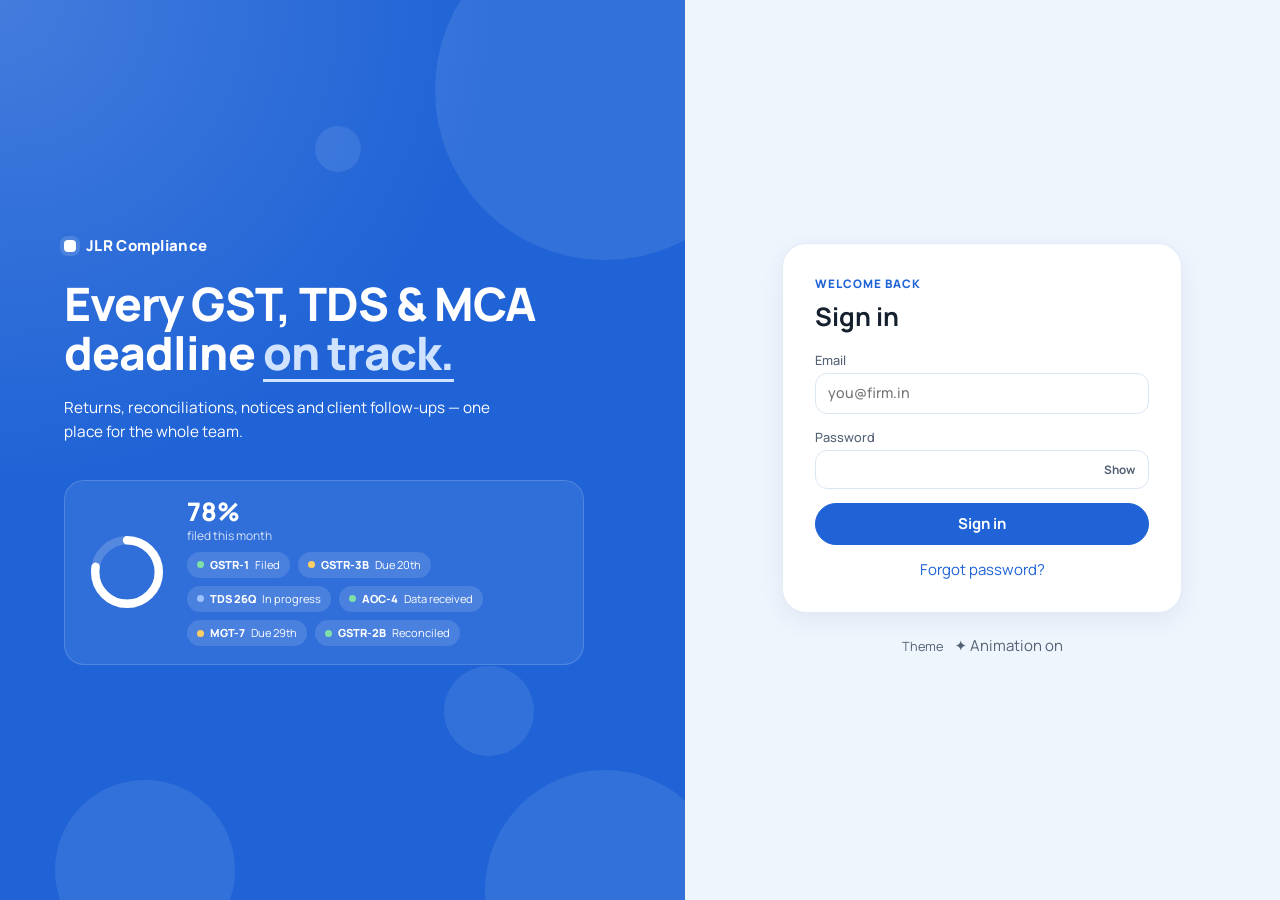
<file: index.html>
<!doctype html>
<html lang="en">
<head>
  <meta charset="utf-8">
  <meta name="viewport" content="width=device-width, initial-scale=1">
  <title>Office Work Tracker</title>
  <link rel="preconnect" href="https://fonts.googleapis.com">
  <link href="https://fonts.googleapis.com/css2?family=Manrope:wght@400;500;600;700;800&family=Rajdhani:wght@500;600;700&family=Barlow+Condensed:wght@500;600;700&family=Archivo:wght@400;500;700;800&family=Space+Grotesk:wght@400;500;700&family=Chakra+Petch:wght@500;600;700&family=Source+Serif+4:opsz,wght@8..60,600;8..60,700&display=swap" rel="stylesheet">
  <link rel="manifest" href="manifest.webmanifest">
  <meta name="theme-color" content="#2667d1">
  <link rel="icon" href="icons/favicon-64.png">
  <link rel="apple-touch-icon" href="icons/apple-180.png">
  <meta name="apple-mobile-web-app-capable" content="yes">
  <meta name="apple-mobile-web-app-title" content="JLR Tracker">
  <link rel="stylesheet" href="style.css">
  <script src="theme.js"></script>
</head>
<body>
  <div id="app"><div class="loading">Loading…</div></div>
  <div id="toasts"></div>
  <script src="supabase.js"></script>
  <script src="config.js"></script>
  <script src="app.js"></script>
  <script>if ('serviceWorker' in navigator) addEventListener('load', () => navigator.serviceWorker.register('sw.js').catch(() => {}));</script>
</body>
</html>
</file>
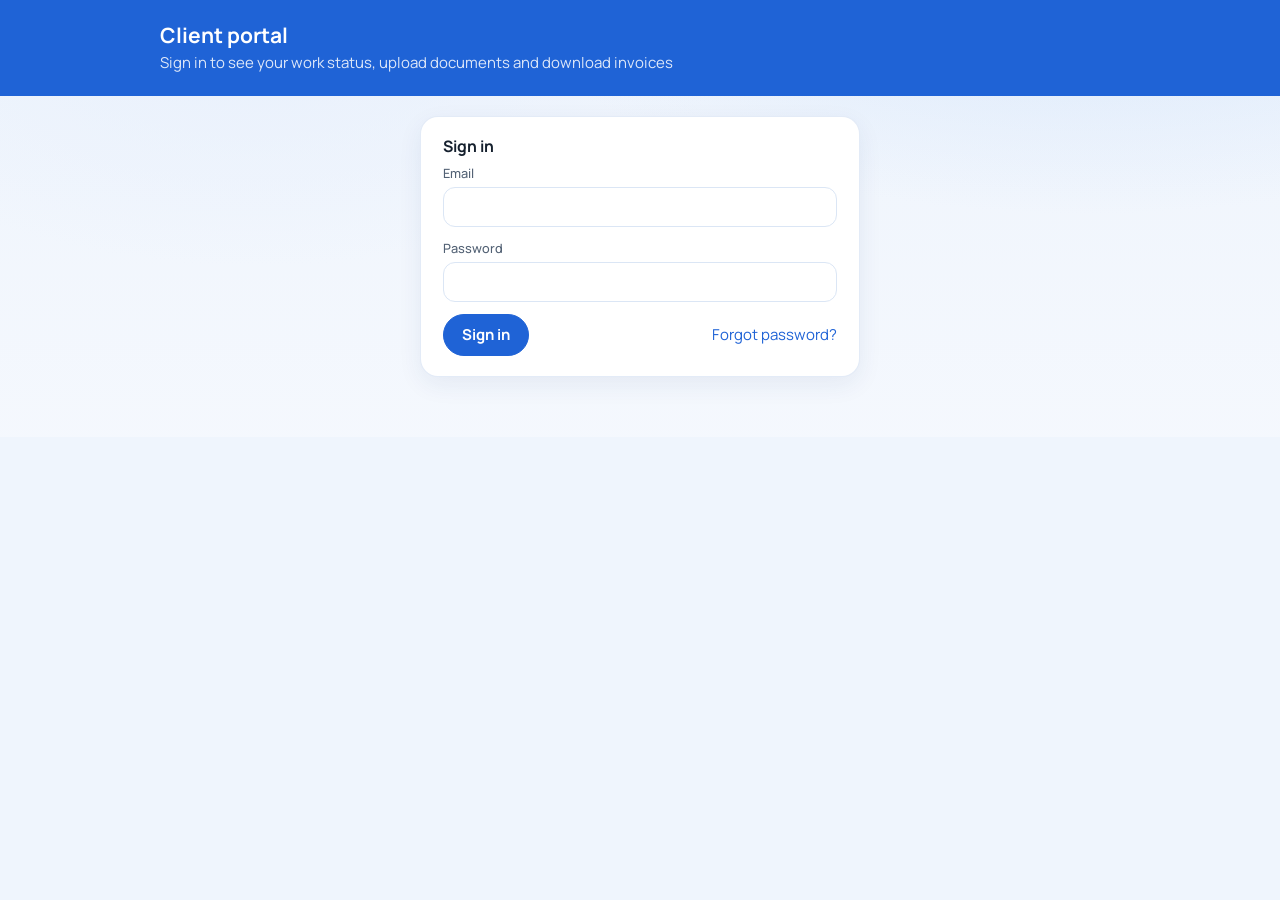
<file: portal.html>
<!doctype html>
<html lang="en">
<head>
  <meta charset="utf-8">
  <meta name="viewport" content="width=device-width, initial-scale=1">
  <meta name="robots" content="noindex, nofollow">
  <title>Client Portal</title>
  <link rel="preconnect" href="https://fonts.googleapis.com">
  <link href="https://fonts.googleapis.com/css2?family=Manrope:wght@400;500;600;700;800&family=Rajdhani:wght@500;600;700&family=Barlow+Condensed:wght@500;600;700&family=Archivo:wght@400;500;700;800&family=Space+Grotesk:wght@400;500;700&display=swap" rel="stylesheet">
  <link rel="icon" href="icons/favicon-64.png">
  <link rel="apple-touch-icon" href="icons/apple-180.png">
  <meta name="theme-color" content="#2667d1">
  <link rel="stylesheet" href="style.css">
  <script src="theme.js"></script>
</head>
<body>
  <div class="pub-head"><div class="inner"><h1 id="title">Client portal</h1><p id="sub">Loading…</p></div></div>
  <main class="pub-main" id="out"><div class="loading">Loading…</div></main>
  <div id="toasts"></div>
  <script src="supabase.js"></script>
  <script src="config.js"></script>
  <script src="portal.js"></script>
</body>
</html>
</file>
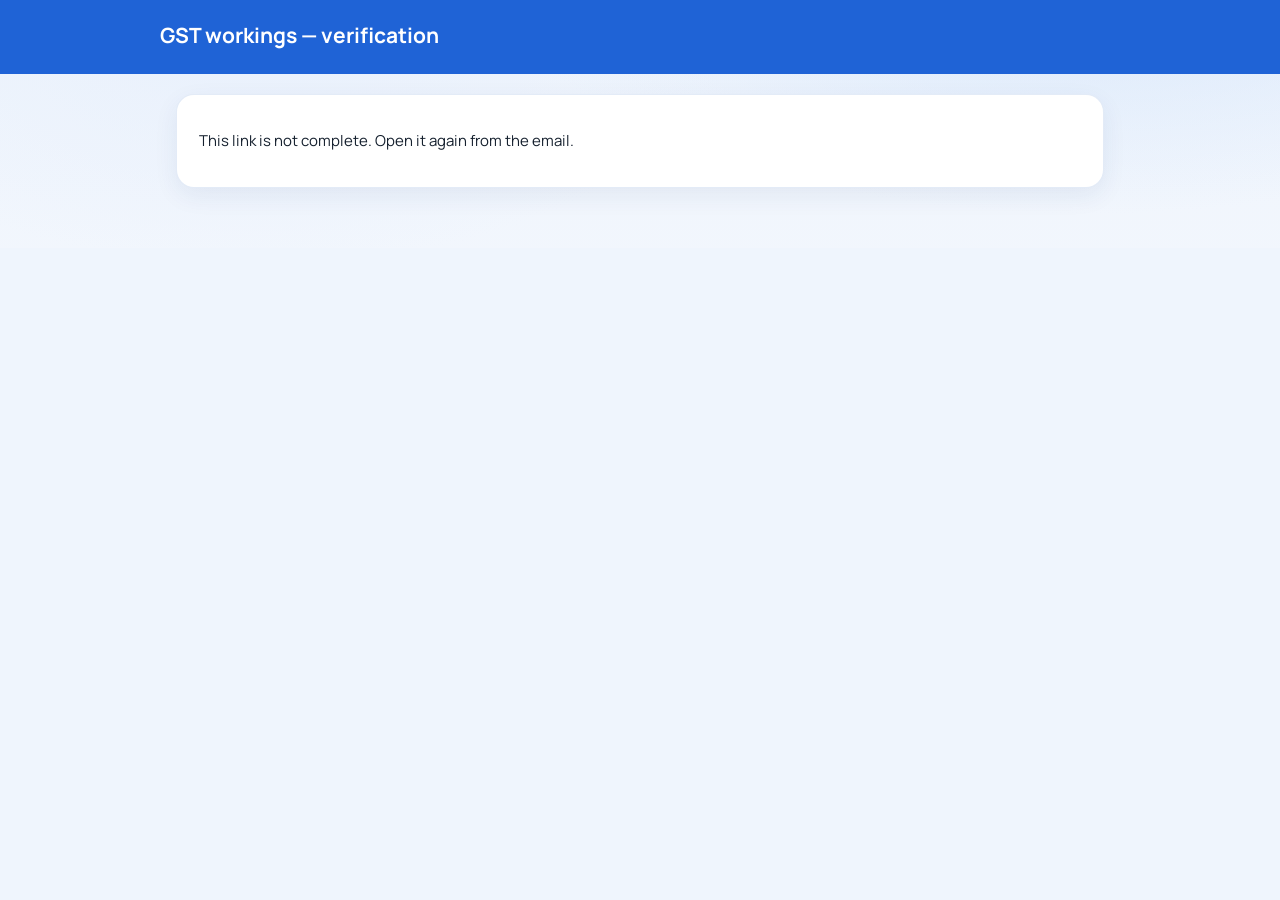
<file: review.html>
<!doctype html>
<html lang="en">
<head>
  <meta charset="utf-8">
  <meta name="viewport" content="width=device-width, initial-scale=1">
  <meta name="robots" content="noindex, nofollow">
  <meta name="referrer" content="no-referrer">
  <title>GST workings — verification</title>
  <link rel="preconnect" href="https://fonts.googleapis.com">
  <link href="https://fonts.googleapis.com/css2?family=Manrope:wght@400;500;600;700;800&display=swap" rel="stylesheet">
  <meta name="theme-color" content="#2667d1">
  <link rel="icon" href="icons/favicon-64.png">
  <link rel="stylesheet" href="style.css">
  <script src="theme.js"></script>
</head>
<body>
  <div class="pub-head"><div class="inner"><h1 id="title">GST workings — verification</h1><p id="sub">Loading…</p></div></div>
  <main class="pub-main" id="out"><div class="loading">Loading…</div></main>
  <script src="supabase.js"></script>
  <script src="config.js"></script>
  <script src="review.js"></script>
</body>
</html>
</file>
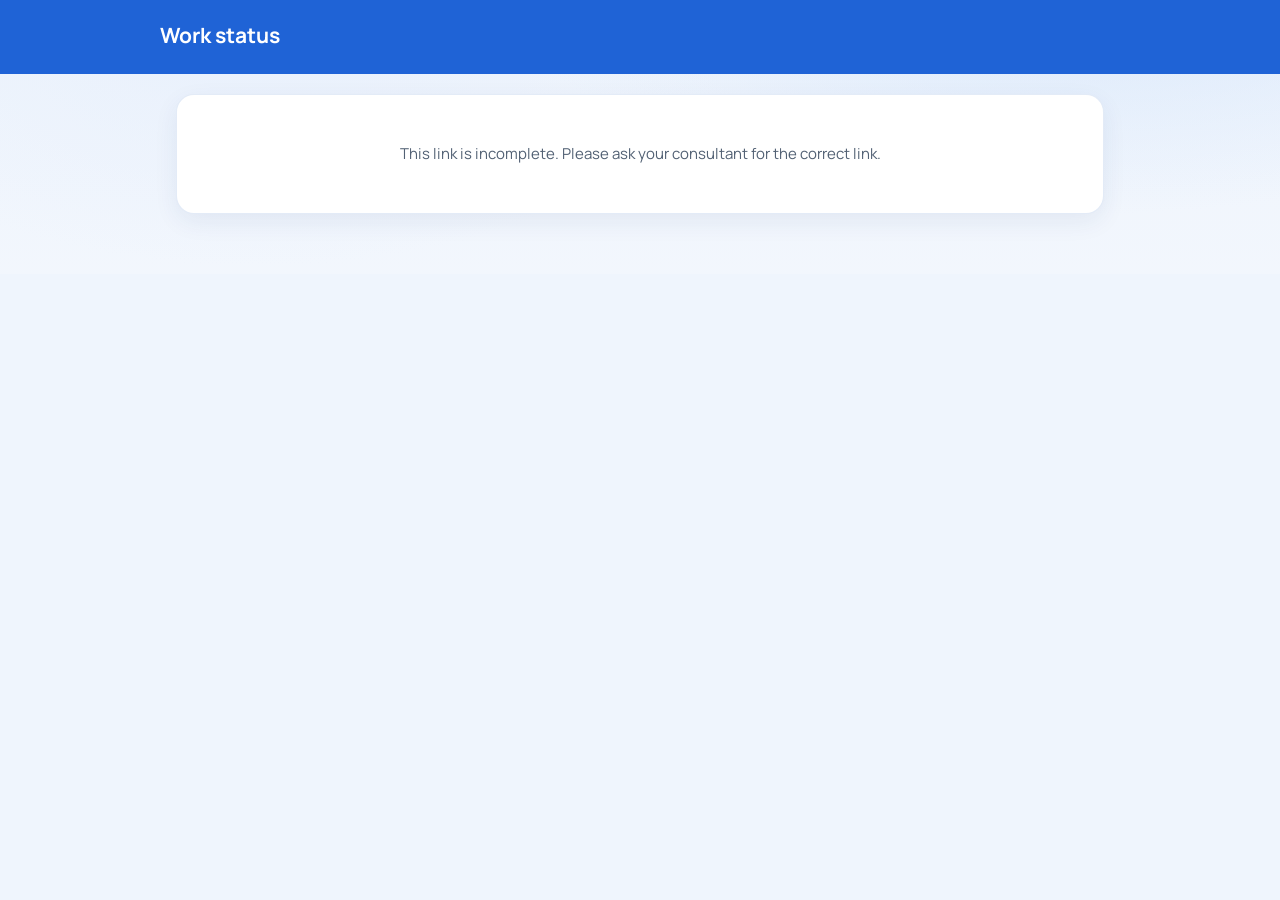
<file: status.html>
<!doctype html>
<html lang="en">
<head>
  <meta charset="utf-8">
  <meta name="viewport" content="width=device-width, initial-scale=1">
  <meta name="robots" content="noindex, nofollow">
  <title>Work Status</title>
  <link rel="preconnect" href="https://fonts.googleapis.com">
  <link href="https://fonts.googleapis.com/css2?family=Manrope:wght@400;500;600;700;800&family=Rajdhani:wght@500;600;700&family=Barlow+Condensed:wght@500;600;700&family=Archivo:wght@400;500;700;800&family=Space+Grotesk:wght@400;500;700&display=swap" rel="stylesheet">
  <link rel="manifest" href="manifest.webmanifest">
  <meta name="theme-color" content="#2667d1">
  <link rel="icon" href="icons/favicon-64.png">
  <link rel="apple-touch-icon" href="icons/apple-180.png">
  <meta name="apple-mobile-web-app-capable" content="yes">
  <meta name="apple-mobile-web-app-title" content="JLR Tracker">
  <link rel="stylesheet" href="style.css">
  <script src="theme.js"></script>
</head>
<body>
  <div class="pub-head"><div class="inner"><h1 id="title">Work status</h1><p id="sub">Loading…</p></div></div>
  <main class="pub-main" id="out"><div class="loading">Loading…</div></main>
  <script src="supabase.js"></script>
  <script src="config.js"></script>
  <script src="status.js"></script>
</body>
</html>
</file>
<file: style.css>
:root{
  --bg:#f2f7fd; --surface:#ffffff; --ink:#15202e; --muted:#526174; --line:#dce7f5;
  --brand:#2667d1; --brand-ink:#ffffff; --brand-soft:#e3eefc;
  --red:#8e1f17; --red-soft:#fdecea; --amber:#7a4b00; --amber-soft:#fff3dc;
  --green:#0f5e40; --green-soft:#dff2e7; --blue:#1c4787; --blue-soft:#e6eefb;
  --grey-soft:#e6f0fc; --input-bg:#ffffff; --th-bg:#f5f9fe; --hover:#f5f9fe; --note-ink:#1a4a96; --warn-ink:#6d4500; --purple:#4b2fa3; --purple-soft:#ece8fb; --toast:#1b2230; --radius:18px; --shadow:0 1px 3px rgba(21,32,46,.07);
}
*{box-sizing:border-box}
html,body{margin:0;background:var(--bg);color:var(--ink);font:15px/1.45 var(--font,"Manrope"),system-ui,-apple-system,"Segoe UI",Roboto,sans-serif}
a{color:var(--brand)}
h1,h2,h3{margin:0 0 .5rem;line-height:1.25}
h2{font-size:1.25rem} h3{font-size:1.05rem}
.muted{color:var(--muted)} .small{font-size:.85rem}
.spacer{flex:1}
.hidden{display:none!important}

/* top bar */
header.top{position:sticky;top:0;z-index:20;display:flex;align-items:center;gap:24px;padding:0 32px;height:68px;background:var(--surface);border-bottom:1px solid var(--line)}
.brand{font-weight:800;font-size:17px;color:var(--ink);white-space:nowrap;overflow:hidden;text-overflow:ellipsis;max-width:220px}
header nav{display:flex;gap:4px;overflow-x:auto;flex:0 1 auto;min-width:0;scrollbar-width:none;background:var(--grey-soft);padding:4px;border-radius:999px}
header nav::-webkit-scrollbar{display:none}
header nav a{padding:8px 16px;border-radius:999px;text-decoration:none;color:var(--muted);white-space:nowrap;font-weight:600;font-size:14px}
header nav a:hover{color:var(--ink)}
header nav a.active{background:var(--surface);color:var(--ink);font-weight:700;box-shadow:0 1px 2px rgba(0,0,0,.08)}
.user{position:relative;margin-left:auto}
@media (max-width:760px){
  header.top{flex-wrap:wrap;height:auto;padding:10px 16px;gap:8px 12px}
  header nav{order:3;flex-basis:100%}
}
.menu{position:absolute;right:0;top:44px;background:var(--surface);border:1px solid var(--line);border-radius:var(--radius);box-shadow:var(--shadow);min-width:200px;padding:6px;z-index:30}
.menu button{display:block;width:100%;text-align:left;background:none;border:0;padding:8px 10px;border-radius:6px;font:inherit;cursor:pointer}
.menu button:hover{background:var(--grey-soft)}
.menu-info{padding:8px 10px;border-bottom:1px solid var(--line);margin-bottom:4px;font-size:.85rem;color:var(--muted);word-break:break-all}

main{max-width:1280px;margin:0 auto;padding:28px 32px 60px}
.page-head{display:flex;flex-wrap:wrap;align-items:center;gap:10px;margin-bottom:16px}
.page-head h2{margin:0;font-size:1.6rem;font-weight:800;letter-spacing:-.01em}

/* cards */
.card{background:var(--surface);border:0;border-radius:var(--radius);box-shadow:var(--shadow);padding:20px 22px}
.card + .card{margin-top:16px}
.stats{display:grid;grid-template-columns:repeat(auto-fit,minmax(180px,1fr));gap:16px;margin-bottom:20px}
.stat{background:var(--surface);border:0;border-radius:var(--radius);padding:20px 22px;box-shadow:none;text-decoration:none;color:inherit;display:flex;flex-direction:column-reverse;gap:8px}
.stat .n{font-size:2.5rem;font-weight:800;line-height:1}
.stat .l{font-size:.9rem;font-weight:700}
.stat.red{background:var(--red-soft)} .stat.amber{background:var(--amber-soft)} .stat.green{background:var(--green-soft)} .stat.blue{background:var(--blue-soft)}
.stat.red .n,.stat.red .l{color:var(--red)} .stat.amber .n,.stat.amber .l{color:var(--amber)} .stat.green .n,.stat.green .l{color:var(--green)} .stat.blue .n,.stat.blue .l{color:var(--blue)}
a.stat:hover{filter:brightness(.98)}
.grid2{display:grid;grid-template-columns:1fr 1fr;gap:16px}
@media (max-width:900px){.grid2{grid-template-columns:1fr}}

/* buttons & inputs */
.btn{display:inline-flex;align-items:center;gap:6px;border:1px solid var(--line);background:var(--surface);color:var(--ink);padding:9px 18px;border-radius:999px;font:inherit;font-weight:700;cursor:pointer;white-space:nowrap;text-decoration:none}
.btn:hover{background:var(--grey-soft)}
.btn.primary{background:var(--brand);border-color:var(--brand);color:var(--brand-ink)}
.btn.primary:hover{filter:brightness(1.08)}
.btn.danger{color:var(--red);border-color:#f1c6c2}
.btn.ghost{border-color:transparent;background:transparent}
.btn.sm{padding:6px 12px;font-size:.85rem}
.btn.full{width:100%;justify-content:center}
.btn:disabled{opacity:.55;cursor:default}
.link{background:none;border:0;color:var(--brand);cursor:pointer;font:inherit;padding:0}
input,select,textarea{font:inherit;color:inherit;border:1px solid var(--line);background:var(--input-bg);border-radius:12px;padding:9px 12px;min-width:0}
input:focus,select:focus,textarea:focus{outline:2px solid var(--brand-soft);border-color:var(--brand)}
textarea{resize:vertical;min-height:70px}
label{display:flex;flex-direction:column;gap:4px;font-size:.85rem;color:var(--muted);font-weight:500}
label > input,label > select,label > textarea{color:var(--ink);font-size:.95rem}
.check{flex-direction:row;align-items:center;gap:8px;color:var(--ink);font-weight:400;font-size:.95rem}
.form-grid{display:grid;grid-template-columns:1fr 1fr;gap:12px}
.form-grid .full{grid-column:1/-1}
@media (max-width:600px){.form-grid{grid-template-columns:1fr}}
.toolbar{display:flex;flex-wrap:wrap;gap:8px;align-items:center;margin-bottom:12px}
.toolbar input[type=search]{min-width:180px;flex:1 1 180px}

/* tables */
.table-wrap{overflow-x:auto;border:1px solid var(--line);border-radius:14px;background:var(--surface)}
table{border-collapse:collapse;width:100%;font-size:.9rem}
th,td{padding:9px 10px;text-align:left;border-bottom:1px solid var(--line);vertical-align:middle;white-space:nowrap}
td.wrap{white-space:normal;min-width:160px}
th{background:var(--th-bg);color:var(--muted);font-weight:600;font-size:.8rem;text-transform:uppercase;letter-spacing:.02em;position:sticky;top:0}
tbody tr:hover{background:var(--hover)}
tbody tr:last-child td{border-bottom:0}
tr.overdue td:first-child{box-shadow:inset 3px 0 0 var(--red)}
.empty{padding:28px;text-align:center;color:var(--muted)}
.loading{padding:40px;text-align:center;color:var(--muted)}
.count{color:var(--muted);font-size:.85rem;margin:6px 2px}

/* badges */
.badge{display:inline-block;padding:2px 8px;border-radius:999px;font-size:.75rem;font-weight:600;background:var(--grey-soft);color:var(--muted)}
.wt-GST{background:#e8eefb;color:#1f4fa8}
.wt-TDS{background:#f2e9fb;color:#6b2fa3}
.wt-Income-Tax{background:#e6f4f1;color:#0f6b5c}
.wt-ROC-MCA{background:#fdf0e6;color:#9a4a00}
.wt-Other{background:var(--grey-soft);color:var(--muted)}
.st{display:inline-block;padding:3px 9px;border-radius:999px;font-size:.8rem;font-weight:600}
.st-pending-data{background:var(--amber-soft);color:var(--amber)}
.st-in-progress{background:var(--blue-soft);color:var(--blue)}
.st-ready-to-file{background:var(--purple-soft);color:var(--purple)}
.st-filed{background:var(--green-soft);color:var(--green)}
.st-not-applicable{background:var(--grey-soft);color:var(--muted)}
select.st{border:0;cursor:pointer;padding:4px 8px;font-family:inherit}
.late{color:var(--red);font-weight:600}

/* calendar */
.cal-row{display:flex;gap:14px;align-items:center;padding:12px 14px;border-bottom:1px solid var(--line)}
.cal-row:last-child{border-bottom:0}
.datebox{width:54px;flex:none;text-align:center;border-radius:12px;background:var(--brand-soft);color:var(--brand);padding:6px 0}
.datebox.past{background:var(--grey-soft);color:var(--muted)}
.datebox .d{font-size:1.3rem;font-weight:700;line-height:1}
.datebox .w{font-size:.7rem;text-transform:uppercase}
.cal-info{flex:1;min-width:0}
.cal-info .t{font-weight:600}
.cal-actions{display:flex;gap:6px;flex-wrap:wrap;justify-content:flex-end}
.progress{height:8px;background:var(--grey-soft);border-radius:999px;overflow:hidden;width:160px;margin-top:6px}
.progress > i{display:block;height:100%;background:var(--brand);border-radius:999px}
@media (max-width:640px){.cal-row{flex-wrap:wrap}.cal-actions{width:100%;justify-content:flex-start}}

/* modal */
.modal-back{position:fixed;inset:0;background:rgba(16,24,40,.45);display:flex;align-items:flex-start;justify-content:center;padding:40px 16px;z-index:100;overflow-y:auto}
.modal{background:var(--surface);border-radius:20px;width:100%;max-width:560px;box-shadow:0 20px 40px rgba(16,24,40,.25)}
.modal.wide{max-width:820px}
.modal-head{display:flex;align-items:center;justify-content:space-between;padding:14px 18px;border-bottom:1px solid var(--line)}
.modal-head h3{margin:0}
.modal-body{padding:18px}
.modal-foot{display:flex;gap:8px;align-items:center;padding:12px 18px;border-top:1px solid var(--line);flex-wrap:wrap}
.icon-btn{background:none;border:0;font-size:1.4rem;line-height:1;cursor:pointer;color:var(--muted);padding:4px 8px;border-radius:6px}
.icon-btn:hover{background:var(--grey-soft)}
.client-list{max-height:280px;overflow-y:auto;border:1px solid var(--line);border-radius:8px;padding:6px 10px;margin-top:6px}
.client-list label{padding:4px 0}
.months{display:grid;grid-template-columns:repeat(6,1fr);gap:6px}
@media (max-width:500px){.months{grid-template-columns:repeat(4,1fr)}}

/* auth */
.auth-wrap{min-height:100vh;display:flex;align-items:center;justify-content:center;padding:16px}
.auth{width:100%;max-width:380px;display:flex;flex-direction:column;gap:14px;padding:28px}
.auth .brand{font-size:1.3rem;max-width:none;white-space:normal}

.note{background:var(--brand-soft);color:var(--note-ink);border-radius:14px;padding:10px 12px;font-size:.9rem}
.note.warn{background:var(--amber-soft);color:var(--warn-ink)}
.error{color:var(--red)}
.linkbox{display:flex;gap:8px;align-items:center}
.linkbox input{flex:1;font-size:.85rem;color:var(--muted)}

/* toast */
#toasts{position:fixed;bottom:16px;left:50%;transform:translateX(-50%);display:flex;flex-direction:column;gap:8px;z-index:200;width:calc(100% - 32px);max-width:420px}
.toast{background:var(--toast);color:#fff;padding:10px 14px;border-radius:8px;box-shadow:var(--shadow);font-size:.9rem}
.toast.err{background:var(--red)}

/* public status page */
.pub-head{background:var(--brand);color:var(--brand-ink);padding:22px 16px}
.pub-head .inner,.pub-main{max-width:960px;margin:0 auto}
.pub-head h1{font-size:1.4rem;margin:0}
.pub-head p{margin:4px 0 0;opacity:.85}
.pub-main{padding:20px 16px 60px}
.tabs{display:flex;gap:6px;flex-wrap:wrap;margin-bottom:12px}
.tabs button{border:1px solid var(--line);background:var(--surface);padding:6px 12px;border-radius:999px;cursor:pointer;font:inherit;font-size:.85rem}
.tabs button.on{background:var(--brand);border-color:var(--brand);color:var(--brand-ink)}

/* ---------- accent colours ---------- */
:root[data-accent="green"]{--brand:#13795b;--brand-soft:#e3f4ee;--note-ink:#0d5640}
:root[data-accent="purple"]{--brand:#5b3cc4;--brand-soft:#eeeafb;--note-ink:#3d2591}
:root[data-accent="maroon"]{--brand:#9b1c3a;--brand-soft:#fbe9ed;--note-ink:#6e1229}
:root[data-accent="teal"]{--brand:#0e7490;--brand-soft:#e2f3f8;--note-ink:#0a5468}
:root[data-accent="orange"]{--brand:#b45309;--brand-soft:#fdf0e1;--note-ink:#7c3a06}

/* ---------- dark theme ---------- */
:root[data-theme="dark"]{
  --bg:#0f141b; --surface:#171d26; --ink:#e6e9ef; --muted:#9aa4b2; --line:#2a323f;
  --brand-soft:rgba(110,150,230,.16); --note-ink:#c9d7f5; --warn-ink:#f3d29a;
  --red:#f07a6f; --red-soft:rgba(240,122,111,.15); --amber:#e9b44c; --amber-soft:rgba(233,180,76,.14);
  --green:#5cc98a; --green-soft:rgba(92,201,138,.14); --blue:#8fb0f0; --blue-soft:rgba(143,176,240,.15);
  --purple:#b6a3f2; --purple-soft:rgba(182,163,242,.15);
  --grey-soft:#222a35; --input-bg:#10151c; --th-bg:#1c232e; --hover:#1c232e; --toast:#2b3442;
  --shadow:0 1px 2px rgba(0,0,0,.4); color-scheme:dark;
}
:root[data-theme="dark"]{--brand:#6e96e6}
:root[data-theme="dark"][data-accent="green"]{--brand:#4fbf93;--brand-soft:rgba(79,191,147,.16);--note-ink:#c4eedd}
:root[data-theme="dark"][data-accent="purple"]{--brand:#a28cf0;--brand-soft:rgba(162,140,240,.16);--note-ink:#ddd4fb}
:root[data-theme="dark"][data-accent="maroon"]{--brand:#ec7f98;--brand-soft:rgba(236,127,152,.16);--note-ink:#f8d3dc}
:root[data-theme="dark"][data-accent="teal"]{--brand:#4fc0dc;--brand-soft:rgba(79,192,220,.16);--note-ink:#c8eef7}
:root[data-theme="dark"][data-accent="orange"]{--brand:#f0a35a;--brand-soft:rgba(240,163,90,.16);--note-ink:#fbe0c4}
:root[data-theme="dark"] .btn.primary,:root[data-theme="dark"] .tabs button.on{color:#0f141b}
:root[data-theme="dark"] .pub-head{background:#1c2a44;color:#fff}
:root[data-theme="dark"] .wt-GST{background:rgba(110,150,230,.18);color:#a9c1f3}
:root[data-theme="dark"] .wt-TDS{background:rgba(182,140,240,.18);color:#d3bcf7}
:root[data-theme="dark"] .wt-Income-Tax{background:rgba(79,191,170,.18);color:#9fe3d4}
:root[data-theme="dark"] .wt-ROC-MCA{background:rgba(240,163,90,.18);color:#f6c99b}
:root[data-theme="dark"] .modal-back{background:rgba(0,0,0,.6)}
:root[data-theme="dark"] .btn.danger{border-color:#5a2a2a}

/* theme picker */
.swatches{display:flex;gap:10px;flex-wrap:wrap}
.swatch{width:38px;height:38px;border-radius:50%;border:3px solid var(--surface);box-shadow:0 0 0 1px var(--line);cursor:pointer;padding:0}
.swatch.on{box-shadow:0 0 0 2px var(--ink)}
.seg{display:inline-flex;border:1px solid var(--line);border-radius:8px;overflow:hidden}
.seg button{border:0;background:var(--surface);color:var(--ink);padding:8px 14px;font:inherit;cursor:pointer}
.seg button+button{border-left:1px solid var(--line)}
.seg button.on{background:var(--brand-soft);color:var(--brand);font-weight:600}

@media (max-width:760px){ main{padding:20px 16px 60px} }
/* B2 dark-mode adjustments */
:root[data-theme="dark"]{--brand:#7fa8ef;--brand-soft:rgba(127,168,239,.16);--grey-soft:#1f2a38;--line:#2a3646}
:root[data-theme="dark"] header nav a.active{background:#2b3a4e;color:#fff;box-shadow:none}
:root[data-theme="dark"] .stat.red .n,:root[data-theme="dark"] .stat.red .l{color:var(--red)}
@media (max-width:600px){ .stats{grid-template-columns:repeat(2,minmax(0,1fr));gap:10px} .stat{padding:14px 16px} .stat .n{font-size:2rem} }
/* work-type icons + data-received actions */
.badge.wt{display:inline-flex;align-items:center;gap:5px;padding:3px 9px 3px 7px}
.badge.wt svg{flex:none}
.row-acts{display:flex;gap:12px;margin-top:5px;align-items:center}
.row-acts a,.row-acts .link{font-weight:600;font-size:.8rem}
/* ---------- Option E dashboard (bento) ---------- */
.bento{display:grid;grid-template-columns:repeat(12,minmax(0,1fr));gap:16px}
.bento-card{background:var(--surface);border-radius:22px;padding:18px 20px;box-shadow:var(--shadow);color:inherit;text-decoration:none;min-width:0}
.bento-card h2{margin:0;font-size:1rem;font-weight:800}
.bento-head{display:flex;justify-content:space-between;align-items:center;gap:8px}
.bento-hero{grid-column:span 7;background:var(--hero,var(--brand));color:var(--hero-ink,#fff);border-radius:22px;padding:24px 28px;display:flex;align-items:center;gap:24px;position:relative;overflow:hidden}
.bento-hero > *:not(.fx){position:relative}
.hero-text{flex:1;display:flex;flex-direction:column;gap:10px;min-width:0}
.hero-date{font-size:.8rem;font-weight:700;opacity:.85;text-transform:uppercase;letter-spacing:.08em}
.bento-hero h1{margin:0;font-size:1.65rem;font-weight:800;line-height:1.25}
.hero-acts{display:flex;gap:10px;flex-wrap:wrap;margin-top:4px}
.hero-btn{background:var(--hero-accent,#fff);color:var(--hero-btn-ink,#15202e);text-decoration:none;padding:10px 16px;border-radius:999px;font:inherit;font-weight:700;font-size:.82rem;border:0;cursor:pointer}
.hero-btn.ghost{background:rgba(255,255,255,.16);color:var(--hero-ink,#fff)}
.hero-btn:hover{filter:brightness(.97)}
.hero-ring{flex:none}
.hero-ring text{font-family:var(--font,Manrope),system-ui,sans-serif}
.bento-stats{grid-column:span 5;display:grid;grid-template-columns:repeat(2,minmax(0,1fr));gap:12px}
.mini{border-radius:16px;padding:14px 16px;display:flex;flex-direction:column;justify-content:space-between;gap:8px;text-decoration:none;min-height:72px}
.mini span{font-size:.82rem;font-weight:700}.mini b{font-size:2.1rem;font-weight:800;line-height:1}
.mini.red{background:var(--red-soft);color:var(--red)}.mini.amber{background:var(--amber-soft);color:var(--amber)}
.mini.blue{background:var(--blue-soft);color:var(--blue)}.mini.green{background:var(--green-soft);color:var(--green)}
a.mini:hover{filter:brightness(.98)}
.dept{grid-column:span 3;display:flex;flex-direction:column;gap:10px}
a.dept:hover{box-shadow:0 2px 8px rgba(21,32,46,.12)}
.dept-head{display:flex;align-items:center;gap:10px}.dept-head b{font-size:1rem;font-weight:800}
.dept-ico{width:38px;height:38px;border-radius:12px;display:flex;align-items:center;justify-content:center;flex:none}
.dept-count{margin-left:auto;font-size:.82rem;font-weight:700;color:var(--muted)}
.bar{height:10px;background:var(--grey-soft);border-radius:999px;overflow:hidden}.bar>i{display:block;height:100%;border-radius:999px}
.dept-lines{display:flex;flex-direction:column;gap:3px;font-size:.82rem;color:var(--muted)}
.bento-timeline{grid-column:span 8;display:flex;flex-direction:column;gap:12px}
.tl{position:relative;height:150px;margin:0 6px}
.tl-line,.tl-done{position:absolute;left:0;top:59px;height:6px;border-radius:999px}
.tl-line{right:0;background:var(--grey-soft)}.tl-done{background:var(--brand)}
.tl-pt{position:absolute;top:0;height:150px;transform:translateX(-50%);display:flex;flex-direction:column;align-items:center}
.tl-lab{font-size:.72rem;font-weight:700;white-space:nowrap;height:18px}
.tl-stem{width:2px;height:34px;background:var(--line)}
.tl-dot{box-sizing:border-box;width:16px;height:16px;border-radius:50%;border:3px solid var(--surface);box-shadow:0 0 0 1px var(--line);margin-top:2px}
.tl-day{font-size:.75rem;font-weight:800;margin-top:4px}
.tl-pt.below{flex-direction:column-reverse;justify-content:flex-end}
.tl-pt.below .tl-lab{order:0}
.tl-pt.below{top:54px;height:auto;flex-direction:column}
.tl-pt.below .tl-lab{order:4;margin-top:4px}.tl-pt.below .tl-stem{order:3;height:14px}.tl-pt.below .tl-day{order:2;margin:0}
.tl-pt.below .tl-dot{order:1;margin:0}
.tl-pt.past{opacity:.55}
.chips{display:flex;gap:8px;flex-wrap:wrap}
.chip{padding:6px 12px;border-radius:999px;font-size:.8rem;font-weight:700}
.chip.red{background:var(--red-soft);color:var(--red)}.chip.amber{background:var(--amber-soft);color:var(--amber)}
.chip.blue{background:var(--blue-soft);color:var(--blue)}.chip.green{background:var(--green-soft);color:var(--green)}
.bento-portals{grid-column:span 4;display:flex;flex-direction:column;gap:10px}
.portals{display:grid;grid-template-columns:repeat(2,minmax(0,1fr));gap:10px;flex:1}
.portals a{background:var(--bg);border-radius:14px;padding:12px;text-decoration:none;color:var(--ink);display:flex;flex-direction:column;gap:6px;font-size:.88rem}
.portals a:hover{background:var(--grey-soft)}
:root[data-theme="dark"][data-skin="original"] .bento-hero{background:#22406f}
:root[data-theme="dark"] .portals a{background:#1c232e}
@media (max-width:1000px){
  .bento-hero,.bento-stats,.bento-timeline,.bento-portals{grid-column:span 12}
  .dept{grid-column:span 6}
}
@media (max-width:600px){
  .bento{gap:12px}.dept{grid-column:span 12}
  .bento-hero{flex-direction:column;align-items:flex-start;padding:20px}
  .bento-hero h1{font-size:1.3rem}.hero-ring{width:110px;height:110px;align-self:center}
  .tl{overflow-x:auto}
}

/* ---------- checklists ---------- */
.row-btns{white-space:nowrap}
.row-btns .btn+.btn{margin-left:6px}
.prog{display:inline-block;height:6px;width:56px;background:var(--grey-soft);border-radius:999px;overflow:hidden;vertical-align:middle}
.prog > i{display:block;height:100%;background:var(--brand);border-radius:999px}
.prog.big{height:10px;width:220px;max-width:50%}
.prog-chip{display:flex;align-items:center;gap:6px;margin-top:4px;font-size:.75rem;color:var(--muted);font-weight:600}
.prog-chip.full .prog > i{background:var(--green)}
.prog-chip.full{color:var(--green)}
.ck-bar{display:flex;align-items:center;gap:12px;margin:4px 0 12px}
.ck-table td{vertical-align:top}
.ck-table td.c{text-align:center;color:var(--muted);width:44px}
.ck-move{white-space:nowrap;width:70px}
.icon-btn.sm{font-size:.95rem;padding:2px 6px}
.icon-btn[disabled]{opacity:.3;cursor:default}
.ck-l{display:flex!important;flex-direction:row!important;gap:10px;align-items:flex-start;cursor:pointer;margin:0;font-weight:500;color:var(--ink)}
.ck-l input{width:18px!important;min-width:0;height:18px;padding:0;margin-top:2px;accent-color:var(--brand);flex:none}
.ck-row.ck-done .ck-l span{color:var(--muted);text-decoration:line-through;text-decoration-color:currentColor}
.ck-row.ck-done{background:var(--green-soft)}
.ck-row.ck-n-a{opacity:.55}
.ck-rem{width:100%;min-width:140px;padding:6px 8px;font-size:.85rem}
.danger-t{color:var(--red)}
.nowrap{white-space:nowrap}
.ck-start{border:1px dashed var(--line);border-radius:14px;padding:16px;margin-bottom:16px}
.ck-linked{margin-top:22px;border-top:1px solid var(--line);padding-top:14px}
.ck-linked h4{margin:0 0 4px;font-size:1rem}
.ck-group{margin:22px 0 10px}
.ck-cards{display:grid;grid-template-columns:repeat(auto-fill,minmax(320px,1fr));gap:12px;align-items:start}
.ck-card{padding:14px 16px;margin:0!important}
.ck-card summary{cursor:pointer;display:flex;justify-content:space-between;gap:10px;align-items:center;list-style:none}
.ck-card summary::-webkit-details-marker{display:none}
.ck-card summary::after{content:"▾";color:var(--muted)}
.ck-card[open] summary::after{content:"▴"}
.ck-steps{margin:8px 0 12px;padding-left:22px;font-size:.88rem;line-height:1.55}
@media (max-width:700px){.ck-move{display:none}.prog.big{width:120px}}

/* ---------- work tabs (All · GST · TDS · MCA · Other) ---------- */
.wtabs{display:grid;grid-template-columns:repeat(5,1fr);border:1px solid var(--line);border-radius:16px;overflow:hidden;background:var(--surface);margin-bottom:14px}
.wtabs button{display:flex;align-items:center;justify-content:center;gap:8px;border:0;border-left:1px solid var(--line);background:none;padding:12px 8px;font:inherit;font-weight:600;color:var(--muted);cursor:pointer}
.wtabs button:first-child{border-left:0}
.wtabs button b{font-size:.75rem;background:var(--grey-soft);color:var(--ink);border-radius:999px;padding:1px 8px;font-weight:700}
.wtabs button:hover{background:var(--grey-soft)}
.wtabs button.on{background:var(--brand-soft);color:var(--brand);box-shadow:inset 0 -3px 0 var(--brand)}
.wtabs button.on b{background:var(--brand);color:var(--brand-ink)}
@media (max-width:600px){.wtabs button{flex-direction:column;gap:2px;padding:10px 2px;font-size:.8rem}.wtabs svg{display:none}}
.tab-n{opacity:.7;font-size:.8em;margin-left:2px}
/* ---------- share card ---------- */
.share-head{display:flex;justify-content:space-between;gap:12px;align-items:flex-start;margin-bottom:12px}
.badge.ok{background:var(--green-soft);color:var(--green)}
.share-card .linkbox{flex-wrap:wrap}
.share-card .linkbox input{min-width:220px}
.btn.sm.primary{color:var(--brand-ink)}

/* ---------- phase 4 ---------- */
th.r,td.r{text-align:right}
td.soon{color:var(--amber);font-weight:600}
a.chip{text-decoration:none}
.bill-client{margin-bottom:14px}
.bill-head{display:flex;justify-content:space-between;align-items:center;margin-bottom:10px}
.bill-foot{display:flex;align-items:center;gap:12px;flex-wrap:wrap;margin-top:12px}
.bill-foot label{flex-direction:row;align-items:center;gap:8px}
.fee-in{width:120px;text-align:right}
.fee-add{grid-template-columns:2fr 2fr 1fr auto}
@media (max-width:700px){.fee-add{grid-template-columns:1fr}}
.docs-box{border:1px solid var(--line);border-radius:14px;padding:12px 14px;margin-bottom:16px;background:var(--surface)}
.docs-head{display:flex;align-items:center;gap:10px;flex-wrap:wrap;margin-bottom:8px}
.docs-list{display:flex;flex-wrap:wrap;gap:8px}
.doc{display:inline-flex!important;flex-direction:row!important;align-items:center;gap:6px;border:1px solid var(--line);border-radius:999px;padding:5px 10px;font-size:.85rem;color:var(--ink);cursor:pointer}
.doc input{width:16px!important;height:16px;padding:0;accent-color:var(--green)}
.doc.got{background:var(--green-soft);border-color:transparent;color:var(--green)}
.doc em{font-style:normal;font-size:.75rem;opacity:.75}
.doc .link{padding:0 2px;color:var(--muted)}
.ck-title{margin:4px 0 8px;font-size:1rem}
.docs-pub{display:flex;flex-wrap:wrap;gap:6px;margin-top:6px}
.docs-pub span{font-size:.75rem;padding:2px 8px;border-radius:999px}
.docs-pub .ok{background:var(--green-soft);color:var(--green)}
.docs-pub .need{background:var(--amber-soft);color:var(--amber);font-weight:600}
.rep-extra{margin:10px 2px 14px}
.print-only{display:none}
.report .bento-stats{margin-bottom:6px}
@media print{
  header.top,.page-head,#toasts{display:none!important}
  body{background:#fff}
  .print-only{display:block}
  .card{break-inside:avoid;box-shadow:none;border:1px solid #ddd}
}
.menu a{display:block;padding:8px 10px;border-radius:6px;color:var(--ink);text-decoration:none}
.menu a:hover{background:var(--grey-soft)}
.bento-stats.stats4{grid-template-columns:repeat(4,1fr)}
@media (max-width:700px){.bento-stats.stats4{grid-template-columns:1fr 1fr}}
.st-open{background:var(--amber-soft);color:var(--amber)}
.st-reply-drafted{background:var(--blue-soft);color:var(--blue)}
.st-replied{background:var(--brand-soft);color:var(--brand)}
.st-hearing{background:var(--red-soft);color:var(--red)}
.st-closed{background:var(--green-soft);color:var(--green)}
/* ---------- Zoho ---------- */
.zbadge{display:inline-block;font-size:.75rem;font-weight:700;padding:2px 8px;border-radius:999px;background:#fff1e6;color:#b4410f;text-decoration:none;white-space:nowrap}
.zbadge.void{background:var(--grey-soft);color:var(--muted)}
.zsteps{line-height:1.7;padding-left:20px;margin:8px 0 12px}
.btn.ghost.danger{color:var(--red)}
@media print{.noprint{display:none!important}}
/* ---------- law updates ---------- */
.lu{margin-bottom:12px;padding:16px 18px}
.lu-draft{border:1px dashed var(--amber);background:var(--amber-soft)}
.lu-head{display:flex;align-items:center;gap:10px;flex-wrap:wrap}
.lu-sum{margin:8px 0 4px;line-height:1.55}
.lu-act{margin:4px 0;font-size:.9rem;color:var(--blue)}
.lu-foot{display:flex;align-items:center;gap:10px;flex-wrap:wrap;margin-top:8px}
/* ---------- client portal ---------- */
.portal-box{border:1px solid var(--line);border-radius:14px;padding:12px 14px}
.portal-login{max-width:440px;margin:0 auto}
.pt{margin-bottom:12px;padding:14px 16px}
.pt-head{display:flex;align-items:center;gap:10px;flex-wrap:wrap}
.pt-meta{display:flex;gap:14px;flex-wrap:wrap;margin-top:6px;color:var(--muted)}
.file-row{display:flex;align-items:center;gap:12px;flex-wrap:wrap;padding:6px 0;border-top:1px solid var(--line)}
.file-row:first-of-type{border-top:0}
.file-row > span:first-child{flex:1;min-width:160px}

/* =================== THEMES (skins) =================== */
:root[data-skin="crimson"]{--bg:#111215;--surface:#1b1c21;--ink:#f4efe6;--muted:#b3ab9c;--line:#33343c;--brand:#d4a73a;--brand-ink:#16130b;--brand-soft:rgba(212,167,58,.15);
  --red:#ff8a80;--red-soft:#3a1d1d;--amber:#f0c869;--amber-soft:#3a3018;--green:#7fe0a9;--green-soft:#173126;--blue:#9cb8ff;--blue-soft:#1f2740;--purple:#c9b5ff;--purple-soft:#2a2240;
  --grey-soft:#24252c;--input-bg:#141519;--th-bg:#202127;--hover:#22232a;--note-ink:#f3dca0;--warn-ink:#f3d29a;--toast:#2a2b31;--radius:10px;
  --shadow:0 0 0 1px rgba(212,167,58,.10),0 8px 24px rgba(0,0,0,.45);--font:'Rajdhani';--hero:#7d1a1a;--hero-ink:#fff6e5;--hero-accent:#e9c25a;--hero-btn-ink:#2a1606}
:root[data-skin="midnight"]{--bg:#0a0c11;--surface:#141822;--ink:#e8ebf1;--muted:#98a1b3;--line:#262d3d;--brand:#f2c94c;--brand-ink:#14110a;--brand-soft:rgba(242,201,76,.14);
  --red:#ff8d85;--red-soft:#33191c;--amber:#f2c94c;--amber-soft:#332a12;--green:#7ad9a6;--green-soft:#15302a;--blue:#9db7ff;--blue-soft:#1b2440;--purple:#c4b2ff;--purple-soft:#262040;
  --grey-soft:#1b2030;--input-bg:#0e1118;--th-bg:#181d29;--hover:#1a1f2c;--note-ink:#f6e3a4;--warn-ink:#f3d29a;--toast:#232a39;--radius:8px;
  --shadow:0 0 0 1px rgba(242,201,76,.08),0 10px 28px rgba(0,0,0,.5);--font:'Barlow Condensed';--hero:#1a2030;--hero-ink:#f5f6f8;--hero-accent:#f2c94c;--hero-btn-ink:#14110a}
:root[data-skin="velocity"]{--bg:#f3f5fb;--surface:#ffffff;--ink:#0f1630;--muted:#525c78;--line:#dfe4f1;--brand:#d0213a;--brand-ink:#ffffff;--brand-soft:#fde8eb;
  --red:#b3122a;--red-soft:#fde8eb;--blue:#16307f;--blue-soft:#e5eafa;--grey-soft:#e9edf7;--th-bg:#f6f8fd;--hover:#f6f8fd;--note-ink:#16307f;--radius:14px;
  --shadow:0 2px 0 rgba(22,48,127,.06),0 8px 22px rgba(15,22,48,.07);--font:'Archivo';--hero:#16307f;--hero-ink:#ffffff;--hero-accent:#ff4d63;--hero-btn-ink:#ffffff}
:root[data-skin="emerald"]{--bg:#0c1512;--surface:#13201c;--ink:#e6f4ee;--muted:#93b0a5;--line:#23362f;--brand:#2fd59c;--brand-ink:#04140e;--brand-soft:rgba(47,213,156,.14);
  --red:#ff8f8a;--red-soft:#351c1b;--amber:#f3c969;--amber-soft:#33291a;--green:#2fd59c;--green-soft:#123528;--blue:#93c5ff;--blue-soft:#18283a;--purple:#c0b0ff;--purple-soft:#241f3a;
  --grey-soft:#192a25;--input-bg:#0e1916;--th-bg:#16251f;--hover:#172722;--note-ink:#b9f3dc;--warn-ink:#f3d29a;--toast:#1f302a;--radius:16px;
  --shadow:0 0 0 1px rgba(47,213,156,.10),0 8px 26px rgba(0,0,0,.45);--font:'Space Grotesk';--hero:#123a2e;--hero-ink:#eafff6;--hero-accent:#2fd59c;--hero-btn-ink:#04140e}
:root[data-skin="crimson"] .btn.primary,:root[data-skin="midnight"] .btn.primary,:root[data-skin="emerald"] .btn.primary,
:root[data-skin="crimson"] .tabs button.on,:root[data-skin="midnight"] .tabs button.on,:root[data-skin="emerald"] .tabs button.on{color:var(--brand-ink)}
:root[data-skin="midnight"] .bento-hero h1,:root[data-skin="crimson"] .bento-hero h1,:root[data-skin="midnight"] .page-head h2{text-transform:uppercase;letter-spacing:.02em}
:root[data-skin="crimson"] .bento-hero{border:1px solid rgba(233,194,90,.35)}
:root:not([data-skin="original"]) .pub-head{background:var(--hero);color:var(--hero-ink)}
:root[data-skin="midnight"] body,:root[data-skin="crimson"] body{font-size:16px}

/* =================== ANIMATION =================== */
@keyframes jl-rise{from{opacity:0;transform:translateY(18px) scale(.985)}to{opacity:1;transform:none}}
@keyframes jl-fade{from{opacity:0}to{opacity:1}}
@keyframes jl-grow{from{width:0}}
@keyframes jl-ring{from{stroke-dasharray:0 100}}
@keyframes jl-sheen{0%{transform:translateX(-120%) skewX(-20deg)}60%,100%{transform:translateX(330%) skewX(-20deg)}}
@keyframes jl-spot{0%{transform:translate(-30%,-10%)}50%{transform:translate(60%,10%)}100%{transform:translate(-30%,-10%)}}
@keyframes jl-stripes{to{background-position:120px 0}}
@keyframes jl-glow{0%,100%{filter:drop-shadow(0 0 0 rgba(47,213,156,0))}50%{filter:drop-shadow(0 0 14px rgba(47,213,156,.75))}}
@keyframes jl-float{0%,100%{transform:translateY(0)}50%{transform:translateY(-10px)}}
.bento-hero .fx{position:absolute;inset:0;pointer-events:none}
.bento-hero .fx span{position:absolute;border-radius:50%;background:rgba(255,255,255,.10);display:none}
:root[data-anim="full"] .bento > *,:root[data-anim="full"] #view > .card,:root[data-anim="full"] .stats > *,:root[data-anim="full"] .lu,:root[data-anim="full"] .pt{animation:jl-rise .65s cubic-bezier(.2,.8,.2,1) both}
:root[data-anim="subtle"] .bento > *,:root[data-anim="subtle"] #view > .card,:root[data-anim="subtle"] .stats > *{animation:jl-fade .4s ease both}
:root[data-anim="full"] .bento > *:nth-child(2),:root[data-anim="full"] .stats > *:nth-child(2){animation-delay:70ms}
:root[data-anim="full"] .bento > *:nth-child(3),:root[data-anim="full"] .stats > *:nth-child(3){animation-delay:140ms}
:root[data-anim="full"] .bento > *:nth-child(4),:root[data-anim="full"] .stats > *:nth-child(4){animation-delay:200ms}
:root[data-anim="full"] .bento > *:nth-child(5){animation-delay:260ms}
:root[data-anim="full"] .bento > *:nth-child(6){animation-delay:320ms}
:root[data-anim="full"] .bento > *:nth-child(n+7){animation-delay:380ms}
:root[data-anim="full"] .bar>i,:root[data-anim="full"] .prog>i,:root[data-anim="full"] .progress>i{animation:jl-grow 1.1s cubic-bezier(.2,.8,.2,1) both .25s}
:root[data-anim="full"] .hero-ring circle+circle{animation:jl-ring 1.3s cubic-bezier(.2,.8,.2,1) both .2s}
:root[data-anim="full"] .bento-card,:root[data-anim="full"] .mini,:root[data-anim="full"] .lu,:root[data-anim="full"] .pt{transition:transform .25s ease,box-shadow .25s ease}
:root[data-anim="full"] a.bento-card:hover,:root[data-anim="full"] a.mini:hover,:root[data-anim="full"] .lu:hover,:root[data-anim="full"] .pt:hover{transform:translateY(-4px);box-shadow:0 0 0 1px var(--brand),0 14px 32px rgba(0,0,0,.16)}
:root[data-anim="subtle"] a.bento-card:hover{box-shadow:0 0 0 1px var(--brand),var(--shadow)}
/* theme effects in the dashboard banner */
:root[data-skin="original"][data-anim="full"] .bento-hero .fx span{display:block;animation:jl-float 6s ease-in-out infinite}
:root[data-skin="crimson"]:not([data-anim="off"]) .bento-hero .fx::after{content:"";position:absolute;top:0;bottom:0;width:30%;background:linear-gradient(90deg,transparent,rgba(255,226,160,.22),transparent);animation:jl-sheen 4.5s ease-in-out infinite}
:root[data-skin="midnight"]:not([data-anim="off"]) .bento-hero .fx::before{content:"";position:absolute;width:520px;height:520px;top:-200px;left:0;border-radius:50%;background:radial-gradient(circle,rgba(242,201,76,.17),transparent 65%);animation:jl-spot 9s ease-in-out infinite}
:root[data-skin="velocity"]:not([data-anim="off"]) .bento-hero .fx{background:repeating-linear-gradient(115deg,rgba(255,77,99,0) 0 28px,rgba(255,77,99,.25) 28px 34px,rgba(255,77,99,0) 34px 60px);animation:jl-stripes 3s linear infinite;-webkit-mask-image:linear-gradient(90deg,transparent 35%,#000);mask-image:linear-gradient(90deg,transparent 35%,#000)}
:root[data-skin="emerald"]:not([data-anim="off"]) .hero-ring{animation:jl-glow 2.4s ease-in-out infinite}
:root[data-anim="subtle"] .bento-hero .fx,:root[data-anim="subtle"] .bento-hero .fx::before,:root[data-anim="subtle"] .bento-hero .fx::after,:root[data-anim="subtle"] .hero-ring{animation-duration:16s!important}
:root[data-anim="off"] *,:root[data-anim="off"] *::before,:root[data-anim="off"] *::after{animation:none!important;transition:none!important}
/* theme picker */
.skins{display:grid;grid-template-columns:repeat(auto-fill,minmax(150px,1fr));gap:10px}
.skin{border:2px solid var(--line);border-radius:14px;padding:10px;background:var(--surface);color:var(--ink);cursor:pointer;text-align:left;font:inherit;display:flex;flex-direction:column;gap:8px}
.skin.on{border-color:var(--brand);box-shadow:0 0 0 3px var(--brand-soft)}
.skin .pv{height:54px;border-radius:9px;display:flex;align-items:flex-end;gap:5px;padding:7px;box-sizing:border-box}
.skin .pv i{display:block;width:16px;border-radius:4px}
.skin b{font-size:.88rem}

:root[data-theme="dark"]:not([data-skin="original"]) .dept-ico,:root[data-theme="dark"]:not([data-skin="original"]) .badge.wt{background:var(--grey-soft)!important;filter:saturate(1.3) brightness(1.5)}

/* ---------- follow-ups, workload, calculator (v8) ---------- */
.fu-line{font-size:.75rem;color:var(--muted);margin-top:4px}
.fu-line.due{color:var(--amber);font-weight:700}
.fu-hist{display:flex;flex-direction:column;gap:8px;max-height:260px;overflow:auto;padding-right:4px}
.fu-item{display:grid;grid-template-columns:28px 1fr auto;gap:8px;align-items:start;padding:10px 12px;border:1px solid var(--line);border-radius:12px;font-size:.88rem}
.fu-ico{font-size:1.1rem;line-height:1.3}
tr.fu-due-row td:first-child{box-shadow:inset 3px 0 0 var(--amber)}
.wl-bar{position:relative;height:8px;border-radius:99px;background:var(--line);overflow:hidden;margin-bottom:4px;max-width:220px}
.wl-bar i{position:absolute;left:0;top:0;bottom:0;background:var(--blue);border-radius:99px}
.wl-bar i.od{background:var(--red)}
.pill{display:inline-block;padding:2px 9px;border-radius:99px;font-weight:700;font-size:.8rem}
.pill.g{background:var(--green-soft);color:var(--green)}.pill.a{background:var(--amber-soft);color:var(--amber)}.pill.r{background:var(--red-soft);color:var(--red)}
.pill.b{background:var(--blue-soft);color:var(--blue)}
.calc-grid{display:grid;grid-template-columns:minmax(0,1.3fr) minmax(0,1fr);gap:16px;align-items:start}
.calc-grid .card{margin:0}
.calc-out{position:sticky;top:84px}
.calc-line{display:flex;justify-content:space-between;gap:12px;padding:9px 0;border-bottom:1px dashed var(--line);font-size:.92rem}
.calc-line b{text-align:right}
.calc-line.tot{border-bottom:2px solid var(--line);font-size:1.02rem}
.calc-line.tot b{color:var(--accent,var(--blue));font-size:1.15rem}
@media (max-width:860px){.calc-grid{grid-template-columns:1fr}.calc-out{position:static}}
@media (max-width:1440px){header nav a{padding:8px 11px}header.top{gap:16px;padding:0 20px}}

/* ---------- portal logins (v9) ---------- */
.lg-list{display:grid;grid-template-columns:repeat(auto-fill,minmax(300px,1fr));gap:12px}
.lg-card{border:1px solid var(--line);border-radius:14px;padding:12px 14px;display:flex;flex-direction:column;gap:6px;background:var(--surface)}
.lg-top{display:flex;align-items:center;justify-content:space-between;gap:8px;margin-bottom:2px}
.lg-portal{display:inline-flex;align-items:center;gap:6px;font-weight:800}
.lg-row{display:grid;grid-template-columns:96px 1fr auto auto;gap:6px;align-items:center;min-height:30px}
.lg-row code{font-family:ui-monospace,SFMono-Regular,Consolas,monospace;font-size:.92rem;word-break:break-all;background:var(--blue-soft);padding:3px 8px;border-radius:8px;justify-self:start}
.lg-foot{display:flex;align-items:center;gap:8px;border-top:1px dashed var(--line);padding-top:8px;margin-top:2px;flex-wrap:wrap}
.pw-wrap{display:flex;gap:6px;align-items:center}.pw-wrap input{flex:1;font-family:ui-monospace,SFMono-Regular,Consolas,monospace}
.ok-t{color:var(--green);font-weight:600}
.badge.lg-act{background:var(--amber-soft);color:var(--amber)}
@media (max-width:560px){.lg-row{grid-template-columns:80px 1fr}.lg-row .btn{grid-column:2;justify-self:start}}

/* ---------- GST review (v10) ---------- */
.gr-status{display:flex;align-items:center;gap:12px;flex-wrap:wrap;padding:14px 18px}
.gr-srcs{display:grid;grid-template-columns:repeat(auto-fill,minmax(220px,1fr));gap:12px;margin:0 0 16px}
.gr-src{background:var(--surface);border:1px solid var(--line);border-radius:14px;padding:12px 14px;display:flex;flex-direction:column;gap:6px}
.gr-src.ok{border-color:color-mix(in srgb,var(--green) 45%,var(--line))}
.gr-src-h{display:flex;align-items:center;gap:8px}
.gr-dot{width:10px;height:10px;border-radius:50%;background:var(--line);flex:none}.gr-src.ok .gr-dot{background:var(--green)}
.gr-src-b{display:flex;gap:8px;align-items:center;flex-wrap:wrap;margin-top:auto;padding-top:4px}
.gr-tabs{margin-bottom:12px;flex-wrap:wrap}
table.gr-t td.r,table.gr-t th.r{text-align:right;white-space:nowrap}
tr.sub td{color:var(--muted);font-size:.85rem}
tr.tot td{border-top:2px solid var(--line);font-size:1rem}
tr.warn-row td{background:var(--amber-soft)}
.gr-groups{display:grid;grid-template-columns:repeat(auto-fill,minmax(160px,1fr));gap:10px}
.gr-groups .mini{border:0;cursor:pointer;text-align:left;font:inherit}
.gr-groups .mini b{font-size:1.6rem}.gr-groups .mini small{font-weight:600;opacity:.85}
.gr-groups .mini.sel{outline:3px solid currentColor;outline-offset:-3px}
.gr-bar{height:6px;background:var(--line);border-radius:99px;overflow:hidden;margin-bottom:3px;max-width:160px}.gr-bar i{display:block;height:100%;background:var(--blue);border-radius:99px}
.form-grid.g5{grid-template-columns:repeat(5,minmax(0,1fr))}
@media (max-width:700px){.form-grid.g5{grid-template-columns:1fr 1fr}}
.gr-verify textarea{width:100%}

/* ---------- GSTR-1 entry (v11) ---------- */
.g1-bar{display:flex;align-items:center;gap:8px;flex-wrap:wrap;margin-bottom:10px}
.g1-bar .seg small{font-weight:700;opacity:.7}
.g1-wrap{max-height:62vh;overflow:auto}
table.g1-grid{border-collapse:separate;border-spacing:0;font-size:.82rem}
table.g1-grid th{position:sticky;top:0;z-index:2;background:var(--surface);font-size:.72rem;white-space:normal;line-height:1.2;vertical-align:bottom}
table.g1-grid td{padding:2px 3px;border-bottom:1px solid var(--line)}
table.g1-grid input,table.g1-grid select{font:inherit;font-size:.82rem;padding:5px 6px;border:1px solid transparent;border-radius:6px;background:#fff9db;color:#1f3a8a;min-height:30px;box-sizing:border-box}
:root[data-theme="dark"] table.g1-grid input,:root[data-theme="dark"] table.g1-grid select{background:#2a2a1c;color:#cfe0ff}
table.g1-grid input:focus,table.g1-grid select:focus{border-color:var(--blue);outline:none;background:var(--surface)}
table.g1-grid input.r{text-align:right}table.g1-grid input.up{text-transform:uppercase}
td.g1-auto,th.g1-auto{background:var(--grey-soft,#f2f2f2);white-space:nowrap;padding:4px 8px!important;font-size:.8rem}
td.g1-auto.r{text-align:right}
td.g1-chk.ok{color:var(--green);font-weight:700}td.g1-chk.bad{color:var(--red);font-weight:700;white-space:normal;min-width:180px}
table.g1-docs input{width:130px}
tr.g1-autorow td{background:var(--grey-soft,#f2f2f2)}

/* ===== v13 GSTR-2B reconciliation ===== */
.rc-sum{display:grid;grid-template-columns:repeat(auto-fit,minmax(170px,1fr));gap:10px}
.rc-b{border:1px solid var(--line);border-radius:14px;padding:12px 14px;display:flex;flex-direction:column;gap:4px}
.rc-b small{font-size:.76rem;font-weight:700;color:var(--muted)}.rc-b b{font-size:1.25rem;font-weight:800}
.rc-b.ok{background:var(--green-soft)}.rc-b.ok b{color:var(--green)}.rc-b.bad{background:var(--red-soft)}.rc-b.bad b{color:var(--red)}
.gr-groups .mini.sel{box-shadow:0 0 0 2px currentColor inset}
.reco-t td{vertical-align:top}.reco-dc{min-width:230px}
.reco-dec,.reco-note{width:100%;font-size:.8rem;padding:5px 8px;border-radius:8px}
.reco-note{margin-top:4px}.reco-dec:not(.set){border-color:var(--amber)}
.tiny{font-size:.7rem;margin-top:2px}
.ims{display:inline-block;font-size:.72rem;font-weight:800;padding:2px 9px;border-radius:999px}
.ims-accept{background:var(--green-soft);color:var(--green)}.ims-pending{background:var(--amber-soft);color:var(--amber)}.ims-reject{background:var(--red-soft);color:var(--red)}
.rc-sups{display:grid;gap:12px}
.rc-sup{border:1px solid var(--line);border-radius:14px;padding:12px 14px}
.rc-sup-h{display:flex;gap:10px;align-items:flex-start}
.rc-docs{margin:8px 0 0;padding-left:18px;font-size:.84rem;line-height:1.6}
@media (max-width:640px){.reco-dc{min-width:180px}.rc-sup-h{flex-wrap:wrap}}
@media (max-width:640px){.gr-groups{grid-template-columns:1fr 1fr;gap:8px}.gr-groups .mini{padding:10px 12px;min-height:0}.gr-groups .mini b{font-size:1.3rem}
  .rc-sum{grid-template-columns:1fr 1fr}.rc-b b{font-size:1.05rem}}

/* =================== v14 SIGN-IN SCREEN (themed + animated) =================== */
.login{min-height:100vh;display:grid;grid-template-columns:minmax(0,1.15fr) minmax(360px,1fr);background:var(--bg)}
.lg-art{position:relative;overflow:hidden;color:var(--hero-ink,#fff);display:flex;align-items:center;padding:56px clamp(28px,5vw,72px);
  background:radial-gradient(120% 90% at 0% 0%,rgba(255,255,255,.16),transparent 60%),var(--hero,var(--brand))}
:root[data-theme="dark"][data-skin="original"] .lg-art{background:radial-gradient(120% 90% at 0% 0%,#2f5a96,transparent 60%),#1d365e}
.lg-art-in{position:relative;z-index:1;max-width:560px}
.lg-brand{font-weight:800;letter-spacing:.02em;font-size:1rem;opacity:.9;display:flex;align-items:center;gap:10px}
.lg-brand::before{content:"";width:12px;height:12px;border-radius:4px;background:var(--hero-accent,#fff);box-shadow:0 0 0 4px rgba(255,255,255,.14)}
.lg-head{font-size:clamp(2rem,3.6vw,3.1rem);line-height:1.08;margin:22px 0 14px;font-weight:800;letter-spacing:-.02em}
.lg-head span{color:var(--hero-accent,#fff);display:inline-block}
:root[data-skin="original"] .lg-head span{color:#cfe2ff}
:root[data-skin="midnight"] .lg-head,:root[data-skin="crimson"] .lg-head{text-transform:uppercase;letter-spacing:.01em}
.lg-sub{font-size:1.02rem;line-height:1.55;opacity:.82;max-width:440px;margin:0}
.lg-board{margin-top:36px;display:grid;grid-template-columns:auto 1fr;align-items:center;gap:6px 18px;background:rgba(255,255,255,.08);border:1px solid rgba(255,255,255,.16);
  border-radius:20px;padding:18px 20px;backdrop-filter:blur(6px);max-width:520px}
.lg-ring{width:84px;height:84px;transform:rotate(-90deg);grid-row:span 2}
.lg-ring circle{fill:none;stroke-width:4.2}
.lg-ring circle:first-child{stroke:rgba(255,255,255,.18)}
.lg-ring circle+circle{stroke:var(--hero-accent,#fff);stroke-linecap:round}
.lg-ring-t b{font-size:1.7rem;font-weight:800;display:block;line-height:1}.lg-ring-t small{opacity:.8;font-size:.8rem}
.lg-chips{display:flex;flex-wrap:wrap;gap:8px}
.lg-chip{font-size:.74rem;padding:5px 10px;border-radius:999px;background:rgba(255,255,255,.12);display:inline-flex;gap:6px;align-items:center;white-space:nowrap}
.lg-chip b{font-weight:800}
.lg-chip::before{content:"";width:7px;height:7px;border-radius:50%;background:#7fe0a9}
.lg-chip.due::before{background:#ffcf66}.lg-chip.wip::before{background:#9cc3ff}
.lg-fx{position:absolute;inset:0;pointer-events:none}
.lg-fx i{position:absolute;display:none;border-radius:50%}

.lg-side{display:flex;flex-direction:column;align-items:center;justify-content:center;gap:22px;padding:40px 24px}
.lg-side .auth{max-width:400px;padding:32px;border-radius:calc(var(--radius,16px) + 6px);box-shadow:var(--shadow)}
.auth-k{font-size:.78rem;font-weight:800;letter-spacing:.08em;text-transform:uppercase;color:var(--brand)}
.auth h2{margin:-6px 0 4px;font-size:1.7rem}
.pw-wrap{position:relative;display:block}.pw-wrap input{width:100%;padding-right:64px}
.pw-eye{position:absolute;right:6px;top:50%;transform:translateY(-50%);border:0;background:none;color:var(--muted);font:inherit;font-size:.78rem;font-weight:700;cursor:pointer;padding:6px 8px;border-radius:8px}
.pw-eye:hover{color:var(--ink);background:var(--hover)}
.lg-theme{display:flex;align-items:center;gap:12px;flex-wrap:wrap;justify-content:center}
.lg-dots{display:flex;gap:8px}
.lg-dot{width:22px;height:22px;border-radius:50%;border:2px solid var(--surface);background:var(--c);box-shadow:0 0 0 1px var(--line);cursor:pointer;padding:0;transition:transform .2s}
.lg-dot:hover{transform:scale(1.12)}.lg-dot.on{box-shadow:0 0 0 2px var(--ink)}
.lg-anim{color:var(--muted)}

/* per-theme backgrounds */
:root[data-skin="original"] .lg-fx i{display:block;background:rgba(255,255,255,.09)}
.lg-fx i:nth-child(1){width:340px;height:340px;right:-90px;top:-80px}
.lg-fx i:nth-child(2){width:180px;height:180px;left:8%;bottom:-60px}
.lg-fx i:nth-child(3){width:90px;height:90px;right:22%;bottom:16%}
.lg-fx i:nth-child(4){width:46px;height:46px;left:46%;top:14%}
.lg-fx i:nth-child(5){width:240px;height:240px;right:-40px;bottom:-110px}
:root[data-skin="crimson"] .lg-art{background:linear-gradient(135deg,#2a0d0f,#7d1a1a 55%,#3a0c0e);border-right:1px solid rgba(233,194,90,.35)}
:root[data-skin="crimson"] .lg-fx{background:repeating-linear-gradient(135deg,rgba(255,255,255,.03) 0 2px,transparent 2px 9px)}
:root[data-skin="crimson"] .lg-fx::after{content:"";position:absolute;top:0;bottom:0;width:28%;background:linear-gradient(90deg,transparent,rgba(255,226,160,.20),transparent)}
:root[data-skin="midnight"] .lg-art{background:#0d1018}
:root[data-skin="midnight"] .lg-fx::before{content:"";position:absolute;width:760px;height:760px;top:-260px;left:-120px;border-radius:50%;background:radial-gradient(circle,rgba(242,201,76,.18),transparent 62%)}
:root[data-skin="midnight"] .lg-fx{background-image:linear-gradient(rgba(255,255,255,.035) 1px,transparent 1px);background-size:100% 46px}
:root[data-skin="velocity"] .lg-art{background:linear-gradient(160deg,#16307f,#0f1f57)}
:root[data-skin="velocity"] .lg-fx{background:repeating-linear-gradient(115deg,rgba(255,77,99,0) 0 34px,rgba(255,77,99,.30) 34px 41px,rgba(255,77,99,0) 41px 72px);
  -webkit-mask-image:linear-gradient(90deg,transparent 30%,#000);mask-image:linear-gradient(90deg,transparent 30%,#000)}
:root[data-skin="emerald"] .lg-art{background:radial-gradient(90% 70% at 80% 10%,#16523f,transparent 60%),#0b1814}
:root[data-skin="emerald"] .lg-fx{background-image:linear-gradient(rgba(47,213,156,.07) 1px,transparent 1px),linear-gradient(90deg,rgba(47,213,156,.07) 1px,transparent 1px);background-size:38px 38px;
  -webkit-mask-image:radial-gradient(80% 80% at 70% 30%,#000,transparent);mask-image:radial-gradient(80% 80% at 70% 30%,#000,transparent)}
:root[data-skin="emerald"] .lg-fx i{display:block;width:6px!important;height:6px!important;background:#2fd59c;box-shadow:0 0 12px #2fd59c;top:auto!important;bottom:-10px!important;right:auto!important}
:root[data-skin="emerald"] .lg-fx i:nth-child(1){left:12%}:root[data-skin="emerald"] .lg-fx i:nth-child(2){left:34%}
:root[data-skin="emerald"] .lg-fx i:nth-child(3){left:57%}:root[data-skin="emerald"] .lg-fx i:nth-child(4){left:76%}:root[data-skin="emerald"] .lg-fx i:nth-child(5){left:90%}

/* motion */
@keyframes lg-in{from{opacity:0;transform:translateY(22px)}to{opacity:1;transform:none}}
@keyframes lg-chip{from{opacity:0;transform:translateY(10px) scale(.92)}to{opacity:1;transform:none}}
@keyframes lg-bob{0%,100%{transform:translateY(0)}50%{transform:translateY(-4px)}}
@keyframes lg-rise{0%{transform:translateY(0);opacity:0}10%{opacity:1}100%{transform:translateY(-110vh);opacity:0}}
@keyframes lg-shake{10%,90%{transform:translateX(-2px)}20%,80%{transform:translateX(4px)}30%,50%,70%{transform:translateX(-7px)}40%,60%{transform:translateX(7px)}}
@keyframes lg-under{from{background-size:0 3px}to{background-size:100% 3px}}
:root[data-anim="full"] .lg-art-in > *{animation:lg-in .8s cubic-bezier(.2,.8,.2,1) both}
:root[data-anim="full"] .lg-head{animation-delay:.08s!important}:root[data-anim="full"] .lg-sub{animation-delay:.16s!important}:root[data-anim="full"] .lg-board{animation-delay:.26s!important}
:root[data-anim="full"] .lg-head span{background:linear-gradient(currentColor,currentColor) 0 100%/100% 3px no-repeat;padding-bottom:4px;animation:lg-under 1s cubic-bezier(.2,.8,.2,1) .7s both}
:root[data-anim="full"] .lg-chip{animation:lg-chip .5s cubic-bezier(.2,.8,.2,1) both,lg-bob 4s ease-in-out infinite;animation-delay:calc(.55s + var(--i) * 90ms),calc(1.4s + var(--i) * .5s)}
:root[data-anim="full"] .lg-ring circle+circle{animation:jl-ring 1.6s cubic-bezier(.2,.8,.2,1) .45s both}
:root[data-anim="full"] .lg-side .auth{animation:lg-in .7s cubic-bezier(.2,.8,.2,1) .12s both}
:root[data-anim="full"] .lg-side .auth > *{animation:lg-in .55s cubic-bezier(.2,.8,.2,1) both}
:root[data-anim="full"] .lg-side .auth > :nth-child(2){animation-delay:.2s}:root[data-anim="full"] .lg-side .auth > :nth-child(3){animation-delay:.26s}
:root[data-anim="full"] .lg-side .auth > :nth-child(4){animation-delay:.32s}:root[data-anim="full"] .lg-side .auth > :nth-child(5){animation-delay:.38s}
:root[data-anim="full"] .lg-side .auth > :nth-child(n+6){animation-delay:.44s}
:root[data-anim="full"] .lg-theme{animation:lg-in .6s ease .6s both}
:root[data-skin="original"][data-anim="full"] .lg-fx i{animation:jl-float 7s ease-in-out infinite}
:root[data-skin="original"][data-anim="full"] .lg-fx i:nth-child(2n){animation-duration:9s;animation-direction:reverse}
:root[data-skin="crimson"]:not([data-anim="off"]) .lg-fx::after{animation:jl-sheen 5s ease-in-out infinite}
:root[data-skin="midnight"]:not([data-anim="off"]) .lg-fx::before{animation:jl-spot 11s ease-in-out infinite}
:root[data-skin="velocity"]:not([data-anim="off"]) .lg-fx{animation:jl-stripes 2.6s linear infinite}
:root[data-skin="emerald"]:not([data-anim="off"]) .lg-fx i{animation:lg-rise 9s linear infinite}
:root[data-skin="emerald"] .lg-fx i:nth-child(2){animation-delay:-2s!important}:root[data-skin="emerald"] .lg-fx i:nth-child(3){animation-delay:-5s!important}
:root[data-skin="emerald"] .lg-fx i:nth-child(4){animation-delay:-7s!important}:root[data-skin="emerald"] .lg-fx i:nth-child(5){animation-delay:-3.5s!important}
:root[data-skin="emerald"]:not([data-anim="off"]) .lg-ring{animation:jl-glow 2.4s ease-in-out infinite}
:root[data-anim="subtle"] .lg-art-in > *,:root[data-anim="subtle"] .lg-side .auth{animation:jl-fade .5s ease both}
:root[data-anim="subtle"] .lg-fx,:root[data-anim="subtle"] .lg-fx::before,:root[data-anim="subtle"] .lg-fx::after,:root[data-anim="subtle"] .lg-fx i{animation-duration:22s!important}
.auth.shake{animation:lg-shake .45s ease both!important}
:root[data-anim="full"] .auth.done{transition:transform .35s ease,opacity .35s ease;transform:scale(.98);opacity:.6}
.auth.done .btn.primary::after{content:" ✓"}

@media (max-width:900px){
  .login{grid-template-columns:1fr}
  .lg-art{padding:28px 22px 30px;min-height:0}
  .lg-head{font-size:1.65rem;margin:14px 0 8px}
  .lg-sub{font-size:.92rem}
  .lg-board{margin-top:18px;padding:12px 14px;gap:4px 12px}
  .lg-ring{width:56px;height:56px}.lg-ring-t b{font-size:1.3rem}
  .lg-chips .lg-chip:nth-child(n+4){display:none}
  .lg-side{padding:24px 16px 32px;justify-content:flex-start}
  .lg-side .auth{padding:24px 20px}
  .lg-fx i:nth-child(1){width:200px;height:200px}
}

/* ===== v15 client mail inbox ===== */
.mail-badge{display:inline-flex;align-items:center;gap:6px;padding:6px 12px;border-radius:999px;background:var(--red-soft);color:var(--red);font-weight:800;font-size:.85rem;text-decoration:none;margin-right:8px}
.mail-badge[hidden]{display:none}
:root[data-anim="full"] .mail-badge:not([hidden]){animation:lg-bob 2.6s ease-in-out infinite}
.mail{padding:16px 18px;margin-bottom:12px}
.mail-h{display:flex;gap:12px;align-items:flex-start;flex-wrap:wrap}
.mail-sub{font-weight:700;margin-top:4px}
.mail-meta{display:flex;flex-direction:column;align-items:flex-end;gap:6px}
.mail-snip{margin:8px 0 0;line-height:1.5}
.mail-files{display:grid;gap:8px;margin:12px 0}
.mail-file{display:flex;align-items:center;gap:10px;flex-wrap:wrap;border:1px solid var(--line);border-radius:12px;padding:8px 12px}
.mail-fn{flex:1;min-width:160px;font-weight:600;word-break:break-all}
.mail-foot{display:flex;align-items:center;gap:8px;flex-wrap:wrap;border-top:1px solid var(--line);padding-top:10px}
.tag-link{color:var(--blue);text-decoration:none;font-weight:600}
.mail-stat{display:flex;align-items:center;gap:12px;flex-wrap:wrap}
textarea.code{width:100%;font-family:ui-monospace,Menlo,Consolas,monospace;font-size:.75rem;line-height:1.45;white-space:pre}
.steps{line-height:1.7;padding-left:20px;margin-top:0}
@media (max-width:640px){.mail-meta{align-items:flex-start}.mail-badge{padding:5px 9px;margin-right:4px}}

/* ---------- v17: renewals · tax payment intimation · onboarding ---------- */
button.mini{border:0;font:inherit;text-align:left;cursor:pointer}
.mini:not(.red):not(.amber):not(.blue):not(.green){background:var(--grey-soft);color:var(--ink)}
.mini b.tp-amt{font-size:1.35rem}
.rn-dot{display:inline-flex;align-items:center;justify-content:center;min-width:26px;height:22px;padding:0 5px;margin-right:4px;border-radius:999px;font-size:.72rem;font-weight:700;background:var(--grey-soft);color:var(--muted)}
.rn-dot.on{background:var(--green-soft);color:var(--green)}
.rn-dot.due{background:var(--amber-soft);color:var(--amber);box-shadow:inset 0 0 0 1.5px currentColor}
td.nowrap{white-space:nowrap}
.tp-t input.tp-in{width:78px;text-align:right;padding:6px 7px}
.tp-t th,.tp-t td{padding-left:8px;padding-right:8px}
.tp-t td{vertical-align:middle}
.desk{display:grid;grid-template-columns:repeat(3,minmax(0,1fr));gap:12px;margin-top:16px;padding:14px}
.desk-tile{display:flex;flex-direction:column;gap:4px;padding:14px 16px;border-radius:16px;background:var(--brand-soft);color:var(--ink);text-decoration:none;transition:transform .15s}
.desk-tile:hover{transform:translateY(-2px)}
.desk-tile span{font-size:.82rem;font-weight:700;color:var(--brand)}.desk-tile b{font-size:1.9rem;font-weight:800;line-height:1.1}.desk-tile small{color:var(--muted);font-size:.8rem}
@media (max-width:700px){.desk{grid-template-columns:1fr}}
.ob-head{display:flex;align-items:center;gap:10px;margin-bottom:6px}
.ob-g{margin:16px 0 6px;font-size:.92rem;color:var(--brand)}
.ob-item{display:flex;align-items:center;gap:10px;padding:7px 10px;border-radius:10px;background:var(--grey-soft);margin-bottom:5px;flex-wrap:wrap}
.ob-item.done{background:var(--green-soft)}.ob-item.done label{color:var(--green);font-weight:600}
.ob-item.na{opacity:.55}.ob-item.na label{text-decoration:line-through}
.ob-item .ob-note{max-width:220px;padding:5px 8px;font-size:.85rem}
.ob-eng{border:1px dashed var(--line);border-radius:12px;padding:10px 12px;margin-top:6px}
.ob-fees input,.ob-fees select{padding:6px 8px;width:100%}
.gr-payh{display:flex;align-items:center;gap:10px;flex-wrap:wrap}

/* =====================================================================
   v19 · SIDE-MENU SHELL + TWO LAYOUTS
   Office (A, default): calm, uses the chosen theme.   Performance (B): dark, sharp, lots of motion.
   Themes (skins, accents, light/dark) and the Animation setting work as before.
   ===================================================================== */
:root{--side-w:256px;--side-bg:#14213d;--side-ink:#c9d3e6;--side-mute:#8e9bb5;--side-hover:rgba(255,255,255,.06);--side-on:rgba(255,255,255,.11);--side-mark:#c99a3b;--side-mark-ink:#14213d;--title-font:"Source Serif 4",Georgia,serif}
:root[data-skin="velocity"]{--side-bg:#0f1630;--side-mark:var(--brand);--side-mark-ink:#fff}
:root[data-theme="dark"]{--side-bg:#0b0e14;--side-ink:#b8c1d4;--side-mute:#7f8aa1;--side-mark:var(--brand);--side-mark-ink:var(--brand-ink)}
:root[data-skin="crimson"],:root[data-skin="midnight"],:root[data-skin="emerald"]{--side-bg:color-mix(in srgb,var(--bg) 70%,#000)}

.shell{display:flex;min-height:100vh;align-items:stretch}
.side{position:sticky;top:0;height:100vh;width:var(--side-w);flex:none;background:var(--side-bg);color:var(--side-ink);display:flex;flex-direction:column;overflow-y:auto;scrollbar-width:thin;z-index:40}
.side-brand{display:flex;align-items:center;gap:11px;padding:20px 18px 14px;text-decoration:none;color:#fff}
.side-mark{width:38px;height:38px;flex:none;border-radius:10px;background:var(--side-mark);color:var(--side-mark-ink);display:flex;align-items:center;justify-content:center;font:700 19px var(--title-font)}
.side-name{display:flex;flex-direction:column;min-width:0}
.side-name b{font:700 16px/1.2 var(--title-font);white-space:nowrap;overflow:hidden;text-overflow:ellipsis}
.side-name small{font-size:11.5px;color:var(--side-mute)}
#nav{display:flex;flex-direction:column;gap:14px;padding:6px 10px 24px}
.side-g{display:flex;flex-direction:column;gap:1px}
.side-gl{font-size:11px;font-weight:700;letter-spacing:1.3px;text-transform:uppercase;color:var(--side-mute);padding:4px 10px 5px}
#nav a{position:relative;display:flex;align-items:center;gap:11px;padding:9px 10px;border-radius:9px;color:var(--side-ink);text-decoration:none;font-size:14px;font-weight:500}
#nav a svg{flex:none;opacity:.85}
#nav a span{flex:1;min-width:0;white-space:nowrap;overflow:hidden;text-overflow:ellipsis}
#nav a:hover{background:var(--side-hover);color:#fff}
#nav a.active{background:var(--side-on);color:#fff;font-weight:700}
#nav a.active::before{content:"";position:absolute;left:0;top:8px;bottom:8px;width:3px;border-radius:3px;background:var(--side-mark)}
.side-badge{background:var(--side-mark);color:var(--side-mark-ink);font-size:11.5px;font-weight:800;padding:1px 8px;border-radius:99px}
.col{flex:1;min-width:0;display:flex;flex-direction:column}
.col > header.top{gap:12px;height:64px;padding:0 28px}
.col > main{width:100%;box-sizing:border-box}
.srch{position:relative;flex:1 1 320px;max-width:560px;display:flex;align-items:center;gap:8px;background:var(--input-bg);border:1px solid var(--line);border-radius:11px;padding:0 12px;color:var(--muted)}
.srch input{border:0!important;outline:0;background:transparent!important;flex:1;min-width:0;padding:10px 0;font:inherit;color:var(--ink);box-shadow:none!important}
.srch:focus-within{border-color:var(--brand);box-shadow:0 0 0 3px var(--brand-soft)}
.srch-res{position:absolute;left:0;right:0;top:calc(100% + 6px);background:var(--surface);border:1px solid var(--line);border-radius:12px;box-shadow:0 12px 32px rgba(0,0,0,.18);padding:6px;z-index:60;display:flex;flex-direction:column}
.srch-res button{display:flex;flex-direction:column;align-items:flex-start;gap:1px;text-align:left;background:none;border:0;border-radius:8px;padding:8px 10px;font:inherit;color:var(--ink);cursor:pointer}
.srch-res button span{font-size:12px;color:var(--muted)}
.srch-res button:hover,.srch-res button:focus{background:var(--hover);outline:0}
.srch-res .srch-all{color:var(--brand);font-weight:600;border-top:1px solid var(--line);border-radius:0 0 8px 8px}
.user-btn{display:flex;align-items:center;gap:9px}
.u-av{width:30px;height:30px;border-radius:50%;background:var(--brand-soft);color:var(--brand);display:flex;align-items:center;justify-content:center;font-weight:800}
.u-nm{display:flex;flex-direction:column;align-items:flex-start;line-height:1.15;text-align:left}
.u-nm small{font-size:11.5px;color:var(--muted);font-weight:500}
.side-tog{display:none}
.side-back{position:fixed;inset:0;background:rgba(0,0,0,.45);z-index:39}
.meter{display:none}
.page-head h2,.bento-hero h1{font-family:var(--title-font)}
:root[data-skin="midnight"] .page-head h2,:root[data-skin="crimson"] .page-head h2,:root[data-skin="velocity"] .page-head h2,
:root[data-skin="midnight"] .bento-hero h1,:root[data-skin="crimson"] .bento-hero h1,:root[data-skin="velocity"] .bento-hero h1,:root[data-skin="emerald"] .bento-hero h1{font-family:inherit}
@media (max-width:1100px){.u-nm{display:none}.top-cl{display:none}}
@media (max-width:900px){
  .side{position:fixed;left:0;top:0;bottom:0;transform:translateX(-105%);transition:transform .25s ease;box-shadow:0 0 40px rgba(0,0,0,.4)}
  .side.open{transform:none}
  .side-tog{display:inline-flex}
  .col > header.top{padding:8px 14px;height:auto;flex-wrap:nowrap}
  .top-new{display:none}
}
@media print{.side,.side-back,.col > header.top{display:none!important}}

/* GST review: bars wrap instead of running off the screen */
.gr-status{display:flex;flex-wrap:wrap;align-items:center;gap:8px 10px}
.g1-bar{display:flex;flex-wrap:wrap;align-items:center;gap:8px}
.gr-srcs{display:grid;grid-template-columns:repeat(auto-fit,minmax(200px,1fr));gap:12px}

/* Theme window: layout cards */
.layouts{display:grid;grid-template-columns:1fr 1fr;gap:12px}
.lay{display:flex;flex-direction:column;align-items:flex-start;gap:6px;text-align:left;background:var(--surface);border:2px solid var(--line);border-radius:14px;padding:12px;font:inherit;color:var(--ink);cursor:pointer}
.lay.on{border-color:var(--brand);box-shadow:0 0 0 3px var(--brand-soft)}
.lay:disabled{opacity:.55;cursor:not-allowed}
.lay-pv{display:grid;grid-template-columns:28% 1fr;grid-template-rows:1fr 1fr;gap:5px;width:100%;height:74px;border-radius:9px;padding:6px;box-sizing:border-box}
.lay-pv i{border-radius:4px}.lay-pv i:first-child{grid-row:span 2}
.lay-a{background:#eef1f6}.lay-a i:nth-child(1){background:#14213d}.lay-a i:nth-child(2){background:#fff}.lay-a i:nth-child(3){background:#fff;border:1px solid #dfe4ee}
.lay-b{background:#0b0c0f;border-radius:2px}.lay-b i{border-radius:0}.lay-b i:nth-child(1){background:#07080a;box-shadow:inset 2px 0 0 #ff2d3d}
.lay-b i:nth-child(2){background:#13151b;clip-path:polygon(0 0,88% 0,100% 30%,100% 100%,0 100%);box-shadow:inset 0 2px 0 #ff2d3d}.lay-b i:nth-child(3){background:#13151b}
@media (max-width:560px){.layouts{grid-template-columns:1fr}}

/* ---------- Office layout (A): gentle motion ---------- */
:root:not([data-anim="off"]) #nav a{transition:background .18s ease,color .18s ease,padding-left .18s ease}
:root:not([data-anim="off"]) #nav a:hover{padding-left:14px}
:root:not([data-anim="off"]) #view.enter{animation:jl-page .38s cubic-bezier(.2,.8,.2,1) both}
:root[data-anim="full"] #nav a.active::before{animation:jl-bar .35s cubic-bezier(.2,.8,.2,1) both}
:root[data-anim="full"] .side-g{animation:jl-fade .5s ease both}
:root[data-anim="full"] .side-g:nth-child(2){animation-delay:50ms}:root[data-anim="full"] .side-g:nth-child(3){animation-delay:100ms}
:root[data-anim="full"] .side-g:nth-child(4){animation-delay:150ms}:root[data-anim="full"] .side-g:nth-child(5){animation-delay:200ms}:root[data-anim="full"] .side-g:nth-child(6){animation-delay:250ms}
:root[data-anim="full"] .btn{transition:transform .15s ease,box-shadow .15s ease,background .15s ease}
:root[data-anim="full"] .btn.primary:hover{transform:translateY(-1px);box-shadow:0 6px 16px color-mix(in srgb,var(--brand) 35%,transparent)}
:root[data-anim="full"] .card,:root[data-anim="full"] .table-wrap{transition:box-shadow .25s ease}
:root[data-anim="full"] .card:hover{box-shadow:0 8px 24px rgba(21,32,46,.08)}
@keyframes jl-page{from{opacity:0;transform:translateY(10px)}to{opacity:1;transform:none}}
@keyframes jl-bar{from{transform:scaleY(0)}to{transform:none}}

/* =====================================================================
   PERFORMANCE LAYOUT (B) — dark, angular; accent = the theme's colour
   ===================================================================== */
:root[data-layout="b"]{
  --bg:#0b0c0f;--surface:#13151b;--ink:#e8eaf0;--muted:#9aa1b2;--line:#262a34;--input-bg:#0e1014;--th-bg:#0e1014;--hover:#1a1d24;--grey-soft:#1a1d24;
  --red:#ff8a91;--red-soft:#3a1216;--amber:#f5b841;--amber-soft:#3a2c0e;--green:#5dd39e;--green-soft:#0f2a1f;--blue:#6fb7ff;--blue-soft:#12243a;--purple:#b9a2ff;--purple-soft:#221a3a;
  --note-ink:#c9d6f0;--warn-ink:#f5d38a;--toast:#1a1d24;--radius:3px;--shadow:none;
  --side-bg:#07080a;--side-ink:#a9b0c2;--side-mute:#6e768a;--side-hover:#14161c;--side-on:#1a0d10;--side-mark:var(--brand);--side-mark-ink:#0b0c0f;
  --title-font:"Chakra Petch","Rajdhani",system-ui,sans-serif;--cut:14px;
  --glow:color-mix(in srgb,var(--brand) 55%,transparent);
}
:root[data-layout="b"] body{background:var(--bg)}
:root[data-layout="b"] .side{border-right:1px solid #1c1f27}
:root[data-layout="b"] .side-mark{border-radius:0;clip-path:polygon(0 0,100% 0,100% 70%,70% 100%,0 100%)}
:root[data-layout="b"] .side-name b{font-family:var(--title-font);letter-spacing:1.5px;text-transform:uppercase}
:root[data-layout="b"] .side-name small,:root[data-layout="b"] .side-gl{letter-spacing:2.2px;font-family:var(--title-font)}
:root[data-layout="b"] #nav a{border-radius:0;text-transform:uppercase;letter-spacing:.7px;font-size:13px;font-family:var(--title-font);font-weight:600}
:root[data-layout="b"] #nav a.active{background:linear-gradient(90deg,color-mix(in srgb,var(--brand) 22%,transparent),transparent 85%);color:#fff}
:root[data-layout="b"] #nav a.active::before{top:0;bottom:0;width:3px;border-radius:0;background:var(--brand);box-shadow:0 0 12px var(--glow)}
:root[data-layout="b"] #nav a::after{content:"";position:absolute;left:0;bottom:0;height:1px;width:100%;background:var(--brand);transform:scaleX(0);transform-origin:left;transition:transform .25s ease}
:root[data-layout="b"] #nav a:hover::after{transform:scaleX(1)}
:root[data-layout="b"] .side-badge{border-radius:0}
:root[data-layout="b"] .col > header.top{background:#0e1014;border-bottom:1px solid #1c1f27;position:sticky}
:root[data-layout="b"] .col > header.top::after{content:"";position:absolute;left:0;right:0;bottom:-1px;height:1px;background:linear-gradient(90deg,transparent,var(--brand),transparent);background-size:50% 100%;background-repeat:no-repeat}
:root[data-layout="b"] .srch{border-radius:0;clip-path:polygon(0 0,100% 0,100% 100%,12px 100%,0 calc(100% - 12px))}
:root[data-layout="b"] .u-av{border-radius:0;background:#1c1f27;color:#fff;border:1px solid #3a3f4c}
:root[data-layout="b"] h1,:root[data-layout="b"] h2,:root[data-layout="b"] h3,:root[data-layout="b"] .page-head h2,:root[data-layout="b"] .bento-hero h1,:root[data-layout="b"] .modal-head h3{font-family:var(--title-font);text-transform:uppercase;letter-spacing:1.2px}
:root[data-layout="b"] .page-head h2{position:relative;padding-left:18px}
:root[data-layout="b"] .page-head h2::before{content:"";position:absolute;left:0;top:15%;bottom:15%;width:6px;background:var(--brand);transform:skewX(-20deg)}
:root[data-layout="b"] .btn{border-radius:0;font-family:var(--title-font);text-transform:uppercase;letter-spacing:1px;font-weight:600}
:root[data-layout="b"] .btn.primary,:root[data-layout="b"] .hero-btn:not(.ghost){clip-path:polygon(9px 0,100% 0,calc(100% - 9px) 100%,0 100%);padding-left:18px;padding-right:18px;color:var(--brand-ink);position:relative;overflow:hidden}
:root[data-layout="b"] .card,:root[data-layout="b"] .bento-card,:root[data-layout="b"] .mini,:root[data-layout="b"] .table-wrap,:root[data-layout="b"] .modal,:root[data-layout="b"] .menu,:root[data-layout="b"] .srch-res,
:root[data-layout="b"] input,:root[data-layout="b"] select,:root[data-layout="b"] textarea,:root[data-layout="b"] .seg,:root[data-layout="b"] .seg button,:root[data-layout="b"] .badge,:root[data-layout="b"] .st,:root[data-layout="b"] .chip,:root[data-layout="b"] .lay{border-radius:0}
:root[data-layout="b"] .card,:root[data-layout="b"] .bento-card,:root[data-layout="b"] .mini{border:1px solid var(--line);clip-path:polygon(0 0,calc(100% - var(--cut)) 0,100% var(--cut),100% 100%,0 100%)}
:root[data-layout="b"] .mini b,:root[data-layout="b"] .dept-count,:root[data-layout="b"] .stat .n{font-family:var(--title-font)}
:root[data-layout="b"] .mini span{text-transform:uppercase;letter-spacing:1.5px;font-family:var(--title-font)}
:root[data-layout="b"] .mini{background:var(--surface)!important;position:relative}
:root[data-layout="b"] .mini.red{box-shadow:inset 0 -3px 0 var(--red)}:root[data-layout="b"] .mini.amber{box-shadow:inset 0 -3px 0 var(--amber)}
:root[data-layout="b"] .mini.blue{box-shadow:inset 0 -3px 0 var(--blue)}:root[data-layout="b"] .mini.green{box-shadow:inset 0 -3px 0 var(--green)}
:root[data-layout="b"] .bento-hero{background:var(--surface)!important;color:var(--ink);border:1px solid var(--line);border-radius:0;clip-path:polygon(0 0,calc(100% - 34px) 0,100% 34px,100% 100%,34px 100%,0 calc(100% - 34px))}
:root[data-layout="b"] .bento-hero .hero-date{color:var(--brand);letter-spacing:3px;font-family:var(--title-font)}
:root[data-layout="b"] .bento-hero .fx{position:absolute;inset:0;pointer-events:none;background:repeating-linear-gradient(115deg,rgba(255,255,255,.035) 0 2px,transparent 2px 18px);-webkit-mask-image:linear-gradient(90deg,transparent 30%,#000);mask-image:linear-gradient(90deg,transparent 30%,#000)}
:root[data-layout="b"] .bento-hero .fx span{display:none!important}
:root[data-layout="b"] .bento-hero::before{content:"";position:absolute;left:0;top:0;width:140px;height:3px;background:var(--brand);box-shadow:0 0 14px var(--glow)}
:root[data-layout="b"] .hero-btn.ghost{border:1px solid #3a3f4c;color:var(--ink);background:transparent;border-radius:0}
:root[data-layout="b"] .hero-ring{display:none}
:root[data-layout="b"] .meter{display:flex;flex-direction:column;gap:10px;flex:0 1 280px;margin-left:auto}
.meter-n{display:flex;align-items:baseline;gap:10px}
.meter-n b{font:700 56px/1 var(--title-font);color:#fff}
.meter-n span{font:600 12px var(--title-font);letter-spacing:2px;text-transform:uppercase;color:var(--muted)}
.meter-s{display:grid;grid-template-columns:repeat(10,minmax(0,1fr));gap:4px}
.meter-s i{height:14px;background:#262a34;transform:skewX(-20deg)}
.meter-s i.on{background:var(--brand);box-shadow:0 0 10px var(--glow)}
:root[data-layout="b"] .bar,:root[data-layout="b"] .progress{border-radius:0}
:root[data-layout="b"] .bar>i,:root[data-layout="b"] .progress>i{border-radius:0}
:root[data-layout="b"] .dept-ico{border-radius:0;clip-path:polygon(0 0,100% 0,100% 70%,70% 100%,0 100%)}
:root[data-layout="b"] th{text-transform:uppercase;letter-spacing:1px;font-family:var(--title-font);font-size:12px}
:root[data-layout="b"] tr.overdue td:first-child{box-shadow:inset 3px 0 0 var(--red)}
:root[data-layout="b"] .modal{border:1px solid var(--line);clip-path:polygon(0 0,calc(100% - 20px) 0,100% 20px,100% 100%,0 100%)}
:root[data-layout="b"] .modal-back{background:rgba(3,4,6,.72);backdrop-filter:blur(2px)}

/* ---------- Performance layout: motion ---------- */
@keyframes jb-wipe{0%{opacity:0;transform:translateX(-22px) skewX(-6deg);filter:brightness(2.2)}60%{opacity:1;filter:brightness(1.15)}100%{opacity:1;transform:none;filter:none}}
@keyframes jb-scan{0%{transform:translateX(-30%)}100%{transform:translateX(330%)}}
@keyframes jb-drift{to{background-position:220px 0}}
@keyframes jb-flow{0%{background-position:-50% 0}100%{background-position:150% 0}}
@keyframes jb-seg{from{opacity:0;transform:skewX(-20deg) scaleY(.2)}to{opacity:1;transform:skewX(-20deg)}}
@keyframes jb-pulse{0%,100%{box-shadow:inset 0 -3px 0 var(--red),0 0 0 rgba(255,60,70,0)}50%{box-shadow:inset 0 -3px 0 var(--red),0 0 22px rgba(255,60,70,.28)}}
@keyframes jb-shine{from{left:-60%}to{left:130%}}
@keyframes jb-glint{0%,82%{filter:none}88%{filter:brightness(1.6) drop-shadow(0 0 8px var(--glow))}94%,100%{filter:none}}
@keyframes jb-bg{to{transform:translate3d(-60px,-60px,0)}}
@keyframes jb-in{from{opacity:0;transform:translateX(-12px)}to{opacity:1;transform:none}}
/* page entrance (Full and Subtle) */
:root[data-layout="b"]:not([data-anim="off"]) #view.enter > *,:root[data-layout="b"]:not([data-anim="off"]) #view.enter .bento > *{animation:jb-wipe .55s cubic-bezier(.2,.8,.2,1) both}
:root[data-layout="b"][data-anim="subtle"] #view.enter > *,:root[data-layout="b"][data-anim="subtle"] #view.enter .bento > *{animation:jl-fade .35s ease both}
:root[data-layout="b"][data-anim="full"] #view.enter .bento > *:nth-child(2){animation-delay:60ms}:root[data-layout="b"][data-anim="full"] #view.enter .bento > *:nth-child(3){animation-delay:120ms}
:root[data-layout="b"][data-anim="full"] #view.enter .bento > *:nth-child(4){animation-delay:180ms}:root[data-layout="b"][data-anim="full"] #view.enter .bento > *:nth-child(5){animation-delay:240ms}
:root[data-layout="b"][data-anim="full"] #view.enter .bento > *:nth-child(6){animation-delay:300ms}:root[data-layout="b"][data-anim="full"] #view.enter .bento > *:nth-child(n+7){animation-delay:360ms}
:root[data-layout="b"][data-anim="full"] #view.enter > *:nth-child(2){animation-delay:80ms}:root[data-layout="b"][data-anim="full"] #view.enter > *:nth-child(3){animation-delay:160ms}:root[data-layout="b"][data-anim="full"] #view.enter > *:nth-child(n+4){animation-delay:240ms}
/* moving background grid behind everything */
:root[data-layout="b"][data-anim="full"] .shell{position:relative}
:root[data-layout="b"][data-anim="full"] .col::before{content:"";position:fixed;inset:-60px;pointer-events:none;z-index:0;background-image:linear-gradient(rgba(255,255,255,.025) 1px,transparent 1px),linear-gradient(90deg,rgba(255,255,255,.025) 1px,transparent 1px);background-size:60px 60px;animation:jb-bg 9s linear infinite}
:root[data-layout="b"] .col > *{position:relative;z-index:1}
:root[data-layout="b"] .col > header.top{z-index:30}
/* hero: drifting stripes + scanning light + growing accent line */
:root[data-layout="b"][data-anim="full"] .bento-hero .fx{animation:jb-drift 6s linear infinite}
:root[data-layout="b"][data-anim="full"] .bento-hero .fx::after{content:"";position:absolute;top:0;bottom:0;width:22%;background:linear-gradient(90deg,transparent,color-mix(in srgb,var(--brand) 22%,transparent),transparent);transform:skewX(-20deg);animation:jb-scan 3.8s cubic-bezier(.4,0,.2,1) infinite}
:root[data-layout="b"][data-anim="full"] .bento-hero::before{animation:jl-grow 1s cubic-bezier(.2,.8,.2,1) both .3s}
:root[data-layout="b"]:not([data-anim="off"]) .meter-s i{animation:jb-seg .35s cubic-bezier(.2,.8,.2,1) both;animation-delay:calc(.35s + var(--i) * 70ms)}
/* top bar: light running along the bottom edge */
:root[data-layout="b"][data-anim="full"] .col > header.top::after{animation:jb-flow 4s linear infinite}
/* menu: glowing active bar, items slide in */
:root[data-layout="b"][data-anim="full"] #nav a.active::before{animation:jl-bar .35s ease both,jb-glint 4s ease-in-out infinite}
:root[data-layout="b"][data-anim="full"] .side-g{animation:jb-in .45s cubic-bezier(.2,.8,.2,1) both}
:root[data-layout="b"][data-anim="full"] .side-mark{animation:jb-glint 5s ease-in-out infinite}
:root[data-layout="b"]:not([data-anim="off"]) #nav a{transition:background .2s ease,color .2s ease,padding-left .2s ease}
:root[data-layout="b"]:not([data-anim="off"]) #nav a:hover{padding-left:16px;color:#fff}
/* buttons: light sweeps across on hover */
:root[data-layout="b"]:not([data-anim="off"]) .btn.primary::after,:root[data-layout="b"]:not([data-anim="off"]) .hero-btn:not(.ghost)::after{content:"";position:absolute;top:0;bottom:0;left:-60%;width:40%;background:linear-gradient(90deg,transparent,rgba(255,255,255,.45),transparent);transform:skewX(-20deg);pointer-events:none}
:root[data-layout="b"]:not([data-anim="off"]) .btn.primary:hover::after,:root[data-layout="b"]:not([data-anim="off"]) .hero-btn:not(.ghost):hover::after{animation:jb-shine .6s ease}
:root[data-layout="b"][data-anim="full"] .btn.primary:hover,:root[data-layout="b"][data-anim="full"] .hero-btn:hover{filter:drop-shadow(0 0 10px var(--glow))}
/* cards: accent edge lights up on hover; overdue tile breathes */
:root[data-layout="b"]:not([data-anim="off"]) .bento-card,:root[data-layout="b"]:not([data-anim="off"]) a.mini,:root[data-layout="b"]:not([data-anim="off"]) .card{transition:border-color .25s ease,transform .25s ease,background .25s ease}
:root[data-layout="b"]:not([data-anim="off"]) a.bento-card:hover,:root[data-layout="b"]:not([data-anim="off"]) a.mini:hover{border-color:var(--brand);transform:translateY(-3px);background:#171a21!important;box-shadow:none}
:root[data-layout="b"][data-anim="full"] .mini.red{animation:jb-pulse 2.6s ease-in-out infinite}
:root[data-layout="b"][data-anim="full"] .bar>i,:root[data-layout="b"][data-anim="full"] .progress>i{position:relative;overflow:hidden}
:root[data-layout="b"][data-anim="full"] .bar>i::after,:root[data-layout="b"][data-anim="full"] .progress>i::after{content:"";position:absolute;top:0;bottom:0;width:30%;background:linear-gradient(90deg,transparent,rgba(255,255,255,.55),transparent);animation:jb-scan 2.6s ease-in-out infinite}
/* table rows highlight with a moving edge */
:root[data-layout="b"]:not([data-anim="off"]) tbody tr{transition:background .15s ease}
:root[data-layout="b"]:not([data-anim="off"]) tbody tr:hover{background:#171a21;box-shadow:inset 2px 0 0 var(--brand)}
/* modals open with a wipe */
:root[data-layout="b"]:not([data-anim="off"]) .modal{animation:jb-wipe .35s cubic-bezier(.2,.8,.2,1) both}
/* client portal: what we need */
.need-box{margin-bottom:14px;border-left:0;box-shadow:inset 0 3px 0 var(--brand),var(--shadow)}
.need-item{display:flex;align-items:center;gap:12px;padding:10px 0;border-top:1px solid var(--line)}
.need-item > div{flex:1;min-width:0}
.srch{min-width:0}
@media (max-width:900px){.srch{flex:1 1 auto}.user-btn{padding:4px 6px}.mail-badge{flex:none}}
@media (max-width:480px){.srch input::placeholder{font-size:13px}.col > header.top{gap:8px}}
.srch-res[hidden]{display:none}
:root[data-layout="b"]{--side-w:268px}
:root[data-layout="b"] #nav a{letter-spacing:.35px;font-size:12.5px}
:root[data-layout="b"] .side-name small{letter-spacing:1.2px;white-space:nowrap}
:root[data-layout="b"] .hero-btn:not(.ghost){background:var(--brand);color:var(--brand-ink);border-radius:0}
:root[data-layout="b"] .bento-hero h1{font-size:1.7rem;line-height:1.15}
:root[data-layout="b"] .desk-tile,:root[data-layout="b"] .portals a,:root[data-layout="b"] .chip{border-radius:0}
:root[data-layout="b"] .desk-tile{background:#0e1014;border:1px solid var(--line);clip-path:polygon(0 0,calc(100% - 12px) 0,100% 12px,100% 100%,0 100%)}
:root[data-layout="b"] .desk-tile b{font-family:var(--title-font)}
:root[data-layout="b"] .desk-tile span{text-transform:uppercase;letter-spacing:1.2px;font-family:var(--title-font)}
:root[data-layout="b"][data-anim="full"] .desk-tile:hover{border-color:var(--brand)}
:root[data-layout="b"] .portals a{background:#0e1014;border:1px solid var(--line)}
:root[data-layout="b"] .portals a:hover{border-color:var(--brand)}

/* ---------- v20 · Session 3: Companies & LLPs, bill reader ---------- */
.warn-t{color:var(--warn-ink,var(--amber));font-weight:600}
.ok-t{color:var(--green);font-weight:600}
span.soon,div.soon{color:var(--amber);font-weight:600}
tr.muted-row td{opacity:.55}
.mca-f{display:inline-block;padding:2px 7px;margin:2px 2px 2px 0;border-radius:999px;font-size:.72rem;font-weight:600;background:var(--grey-soft);color:var(--ink);white-space:nowrap}
.mca-f.filed{background:var(--green-soft);color:var(--green)}
.mca-f.open{background:var(--blue-soft);color:var(--blue)}
.mca-f.late{background:var(--red-soft);color:var(--red)}
.mca-f.na{opacity:.55}
.dir-grid input,.dir-grid select{width:100%;min-width:0;padding:5px 6px;font-size:.82rem}
.dir-grid td{padding:4px 4px;vertical-align:middle}
.dir-grid td:first-child input{min-width:9em}
.dir-grid td:nth-child(8) input{min-width:11em}
input.bad{border-color:var(--red)!important;background:var(--red-soft)}
.bill{border:1px solid var(--line);border-radius:var(--radius);padding:10px 12px;margin:0 0 10px;background:var(--surface)}
.bill.has-err{border-color:var(--red)}
.bill.skip{opacity:.55}
.bill.busy{border-style:dashed}
.bill-h{display:flex;align-items:center;gap:10px;flex-wrap:wrap}
.bill-th{width:56px;height:56px;object-fit:cover;object-position:top;border-radius:6px;border:1px solid var(--line);cursor:zoom-in;flex:none}
.bill-th.ph{display:grid;place-items:center;font-size:1.6rem;cursor:default;background:var(--grey-soft)}
.bill-fn{min-width:0;flex:1 1 200px}.bill-fn b{word-break:break-all}
.bill-f{display:grid;grid-template-columns:repeat(auto-fill,minmax(118px,1fr));gap:6px 8px;margin-top:10px;align-items:end}
.bill-f label{font-size:.72rem;color:var(--muted);display:flex;flex-direction:column;gap:2px}
.bill-f label.wide{grid-column:span 2}
.bill-f label.check{flex-direction:row;align-items:center;color:var(--ink)}
.bill-f input{padding:5px 7px;font-size:.85rem}
.bill-ck{display:flex;flex-wrap:wrap;gap:4px 14px;margin-top:8px;font-size:.78rem}
.spin{width:16px;height:16px;border-radius:50%;border:2px solid var(--line);border-top-color:var(--brand);animation:jlrspin .8s linear infinite;flex:none}
@keyframes jlrspin{to{transform:rotate(360deg)}}
[data-anim="off"] .spin{animation:none;border-top-color:var(--brand)}
@media (max-width:600px){.bill-f label.wide{grid-column:1/-1}}
[data-layout="b"] .bill{border-radius:0;clip-path:polygon(0 0,calc(100% - 10px) 0,100% 10px,100% 100%,10px 100%,0 calc(100% - 10px))}
[data-layout="b"] .mca-f{border-radius:0;text-transform:uppercase;letter-spacing:.03em}

/* bank statement converter (v22) */
.bento-stats.stats5{grid-template-columns:repeat(5,minmax(0,1fr))}
@media (max-width:900px){.bento-stats.stats5{grid-template-columns:repeat(2,minmax(0,1fr))}.bento-stats.stats5 .mini b.tp-amt{font-size:1rem;white-space:nowrap}}
.bk-drop{border:2px dashed var(--line);cursor:pointer;text-align:center;padding:34px 16px;transition:border-color .15s,background .15s}
.bk-drop:hover,.bk-drop.on,.bk-drop:focus-visible{border-color:var(--blue);background:var(--blue-soft);outline:none}
:root[data-layout="b"] .bk-drop{border:2px dashed var(--line)}
:root[data-layout="b"] .bk-drop:hover,:root[data-layout="b"] .bk-drop.on{border-color:var(--blue)}
.bk-drop-in{display:flex;flex-direction:column;align-items:center;gap:6px}
.bk-drop-in svg{color:var(--blue)}
.bk-bar{height:6px;border-radius:6px;background:var(--grey-soft);overflow:hidden;margin-top:10px}
.bk-bar i{display:block;height:100%;width:40%;background:var(--blue);border-radius:6px;animation:bkbar 1.2s ease-in-out infinite}
@keyframes bkbar{0%{transform:translateX(-100%)}100%{transform:translateX(250%)}}
:root[data-anim="off"] .bk-bar i{animation:none;width:100%;opacity:.5}
@media (prefers-reduced-motion:reduce){.bk-bar i{animation:none;width:100%;opacity:.5}}
.bk-title{display:flex;gap:12px;align-items:flex-start;flex-wrap:wrap}
table.bk-grid tr.bk-bad td{background:var(--red-soft)}
table.bk-grid input.bk-auto{font-style:italic}
.bk-foot{margin-top:12px;position:sticky;bottom:8px;z-index:3;padding:10px 14px}
@media (max-width:700px){.bk-foot{position:static}.bento-stats.stats5 .mini b{font-size:1.15rem}.bk-tools input[type=search]{min-width:0!important;flex:1 1 100%}}

/* ---------- v23: help chat, notice watch ---------- */
.help-fab{position:fixed;right:20px;bottom:20px;z-index:60;display:flex;align-items:center;gap:8px;padding:12px 18px;border:0;border-radius:999px;background:var(--brand);color:var(--brand-ink);font:inherit;font-weight:700;box-shadow:0 6px 20px rgba(20,40,80,.25);cursor:pointer}
.help-fab:hover{filter:brightness(1.08)} .help-fab.on{opacity:.85}
.help-pane{position:fixed;right:20px;bottom:80px;z-index:61;width:min(400px,calc(100vw - 32px));height:min(560px,calc(100vh - 120px));display:flex;flex-direction:column;background:var(--surface);color:var(--ink);border:1px solid var(--line);border-radius:18px;box-shadow:0 12px 40px rgba(20,40,80,.25);overflow:hidden}
.help-pane[hidden]{display:none}
.help-pane header{display:flex;align-items:center;gap:8px;padding:12px 14px;border-bottom:1px solid var(--line)}
.hp-log{flex:1;overflow-y:auto;padding:14px;display:flex;flex-direction:column;gap:10px}
.hp-msg{max-width:88%;padding:10px 12px;border-radius:14px;font-size:.9rem;line-height:1.45;background:var(--bg)}
.hp-msg.me{align-self:flex-end;background:var(--brand);color:var(--brand-ink)}
.hp-msg.bot{align-self:flex-start}
.hp-links{display:flex;flex-wrap:wrap;gap:6px;margin-top:8px}
.hp-chips{display:flex;flex-wrap:wrap;gap:6px;padding:0 14px 10px}
.hp-chips[hidden]{display:none}
.hp-chips .chip{border:1px solid var(--line);background:var(--surface);color:var(--ink);border-radius:999px;padding:6px 12px;font:inherit;font-size:.82rem;cursor:pointer}
.hp-chips .chip:hover{border-color:var(--brand);color:var(--brand)}
#hpForm{display:flex;gap:8px;padding:10px 12px;border-top:1px solid var(--line)}
#hpForm input{flex:1;min-width:0}
.dots{display:inline-flex;gap:4px}.dots i{width:6px;height:6px;border-radius:50%;background:var(--muted);animation:hpd 1s infinite}
.dots i:nth-child(2){animation-delay:.15s}.dots i:nth-child(3){animation-delay:.3s}
@keyframes hpd{0%,80%,100%{opacity:.25}40%{opacity:1}}
@media (prefers-reduced-motion:reduce){.dots i{animation:none}}
@media print{.help-fab,.help-pane{display:none!important}}
@media (max-width:700px){.help-fab{right:14px;bottom:14px;padding:12px}.help-fab span{display:none}.help-pane{right:8px;left:8px;width:auto;bottom:72px;height:calc(100vh - 100px)}}
#nCheck{display:inline-flex;align-items:center;gap:6px}
.nwatch{margin:-4px 0 12px}
.nmail{border-left:4px solid #e0a020}
.nreply{border-top:1px dashed var(--line);padding-top:10px;margin-top:4px}
.nreply textarea{width:100%;font-family:inherit;line-height:1.5}
pre.code{white-space:pre-wrap;background:var(--bg);padding:10px;border-radius:8px;font-size:.8rem}

/* ---------- v24: client health ---------- */
button.mini{border:0;cursor:pointer;text-align:left;font:inherit}
.hscore{display:inline-flex;align-items:center;justify-content:center;min-width:40px;padding:3px 8px;border-radius:999px;font-weight:800;font-size:.9rem}
.hscore.green{background:var(--green-soft);color:var(--green)}.hscore.amber{background:var(--amber-soft);color:var(--amber)}.hscore.red{background:var(--red-soft);color:var(--red)}
.hbar{height:5px;border-radius:9px;background:var(--line);margin-top:6px;width:70px;overflow:hidden}
.hbar i{display:block;height:100%;border-radius:9px}.hbar i.green{background:var(--green)}.hbar i.amber{background:var(--amber)}.hbar i.red{background:var(--red)}
.hl-table .chip{display:inline-block;margin:2px 2px 2px 0;padding:3px 9px;font-size:.75rem}
tr.hl-red td:first-child{box-shadow:inset 4px 0 0 var(--red)}tr.hl-amber td:first-child{box-shadow:inset 4px 0 0 var(--amber)}
.hl-ul{margin:0;padding-left:18px}.hl-ul li{margin:3px 0}

/* ---------- v25: required fields, client code, idle sign-out ---------- */
.req{color:var(--red);font-weight:800;margin-left:2px}
input.bad,select.bad,textarea.bad{border-color:var(--red)!important;box-shadow:0 0 0 3px var(--red-soft)!important}
.ccode{display:inline-block;font-family:ui-monospace,SFMono-Regular,Menlo,Consolas,monospace;font-size:.78rem;font-weight:700;padding:2px 7px;border-radius:6px;background:var(--blue-soft);color:var(--blue);white-space:nowrap}
.idle-bar{position:fixed;left:50%;top:16px;transform:translateX(-50%);z-index:200;display:flex;align-items:center;gap:14px;flex-wrap:wrap;justify-content:center;max-width:calc(100vw - 24px);padding:12px 16px;border-radius:14px;background:#14213d;color:#f6f8fc;box-shadow:0 10px 30px rgba(0,0,0,.3);font-size:.92rem}

/* ---------- v26: activity log ---------- */
.aud-filters label{display:flex;align-items:center;gap:6px}
.aud-table td{vertical-align:top}
.aud-act{display:inline-block;font-weight:700;font-size:.8rem;padding:2px 8px;border-radius:999px;background:var(--blue-soft);color:var(--blue);white-space:nowrap}
.aud-act.aud-insert{background:var(--green-soft);color:var(--green)}.aud-act.aud-delete{background:var(--red-soft);color:var(--red)}
.aud-act.aud-sign_in,.aud-act.aud-sign_out,.aud-act.aud-idle_sign_out,.aud-act.aud-export{background:var(--amber-soft);color:var(--amber)}
.aud-old{text-decoration:line-through;color:var(--muted)}.aud-new{font-weight:700}
.aud-table details summary{cursor:pointer;color:var(--blue)}

/* ---------- v27: role dashboards, work requests ---------- */
.dash-tabs{display:inline-flex;gap:4px;padding:4px;margin-bottom:16px;border-radius:999px;background:var(--surface);border:1px solid var(--line)}
.dash-tabs button{border:0;background:transparent;color:var(--ink);font:inherit;font-weight:700;padding:8px 18px;border-radius:999px;cursor:pointer}
.dash-tabs button[aria-selected="true"]{background:var(--brand);color:var(--brand-ink)}
.od-h{margin:6px 0 10px}
.od-depts{display:grid;grid-template-columns:repeat(auto-fit,minmax(230px,1fr));gap:14px;margin-bottom:16px}
.od-nums{display:grid;grid-template-columns:repeat(4,1fr);gap:6px;margin-top:10px}
.od-n{display:flex;flex-direction:column;align-items:flex-start;padding:6px 8px;border-radius:10px;background:var(--bg);text-decoration:none;color:var(--ink)}
.od-n b{font-size:1.25rem;line-height:1.1}.od-n span{font-size:.72rem;color:var(--muted)}
.od-n.od-late:not(.zero) b{color:var(--red)}.od-n.od-wait:not(.zero) b{color:var(--amber)}.od-n.od-filed b{color:var(--green)}
.od-n.zero{opacity:.55}
.od-fees{display:flex;gap:8px;flex-wrap:wrap;margin:-4px 0 14px}
.od-staff td{vertical-align:middle}
.mini small{font-size:.75rem;font-weight:600;opacity:.8}
.wr-card{border-left:4px solid var(--brand)}
.st.wr-new{background:var(--blue-soft);color:var(--blue)}.st.wr-in-progress{background:var(--amber-soft);color:var(--amber)}
.st.wr-done{background:var(--green-soft);color:var(--green)}.st.wr-cancelled{background:var(--line);color:var(--muted)}
.sys-grid{display:grid;grid-template-columns:repeat(auto-fill,minmax(220px,1fr));gap:10px}
.sys-tile{display:flex;flex-direction:column;gap:3px;padding:12px 14px 12px 30px;position:relative;border-radius:12px;border:1px solid var(--line);text-decoration:none;color:var(--ink);background:var(--surface)}
.sys-dot{position:absolute;left:12px;top:17px;width:9px;height:9px;border-radius:50%;background:var(--muted)}
.sys-tile.ok .sys-dot{background:var(--green)}.sys-tile.bad .sys-dot{background:var(--red)}.sys-tile.bad{border-color:var(--red)}
.sys-tile .small{color:var(--muted)}
@media (max-width:700px){.od-nums{grid-template-columns:repeat(2,1fr)}.dash-tabs{display:flex}.dash-tabs button{flex:1;padding:8px 10px}}
.od-depts>*{min-width:0}
@media (max-width:700px){.od-depts{grid-template-columns:1fr}}
.od-depts .dept{grid-column:auto}
.od-nums{grid-template-columns:repeat(2,1fr)}

/* ---------- v28: acknowledgements, monthly documents, GST billing run ---------- */
.ack-row{padding-top:4px;border-top:1px dashed var(--line)}
tr.ak-done td{opacity:.65}
.ak-in{width:170px;text-transform:uppercase}
.bk-drop.over{border-color:var(--brand);background:var(--blue-soft)}
.md-client{padding:14px 18px}
.md-head{display:flex;align-items:center;gap:12px;flex-wrap:wrap}
.md-head .hbar{width:90px;margin-top:0}
.md-docs{display:flex;flex-wrap:wrap;gap:6px;margin-top:10px}
.md-doc{border:1px solid var(--line);background:var(--surface);color:var(--ink);font:inherit;font-size:.85rem;padding:6px 12px;border-radius:999px;cursor:pointer}
.md-doc:hover:not(:disabled){border-color:var(--brand)}
.md-doc.got{background:var(--green-soft);color:var(--green);border-color:transparent;font-weight:600}
.md-doc:disabled{cursor:default}
.md-foot{display:flex;gap:6px;flex-wrap:wrap;margin-top:10px}
.gst-run{border-left:4px solid var(--brand)}.gst-run.today{border-left-color:var(--amber);background:var(--amber-soft)}
.gst-run .toolbar{gap:12px;flex-wrap:wrap}

/* ---------- v29: profitability, payment reports ---------- */
.pf-table td{vertical-align:middle}.pf-table .chip{display:inline-block;margin:2px 2px 2px 0}
.ok-t{color:var(--green);font-weight:700}
.claim-card{border-left:4px solid var(--amber)}

/* ---------- v30: data request emails ---------- */
pre.dr-mail{white-space:pre-wrap;font-family:inherit;font-size:.88rem;line-height:1.5;background:var(--bg);padding:14px;border-radius:10px;max-height:60vh;overflow:auto;margin:0}
.dr-tabs{display:flex;gap:6px;flex-wrap:wrap;margin-bottom:10px}
.dr-tabs .chip{border:1px solid var(--line);background:var(--surface);color:var(--ink);font:inherit;font-size:.85rem;padding:6px 12px;border-radius:999px;cursor:pointer}
.dr-tabs .chip.on{background:var(--brand);color:var(--brand-ink);border-color:transparent}
textarea.dr-body{font-family:inherit;line-height:1.5}

/* v31.1 TDS form tabs (Form 138-24Q Salary · 140-26Q Non Salary · 144-27Q NRI · 143-27EQ TCS) */
.tds-ftabs{display:flex;flex-wrap:wrap;margin-bottom:10px}
#tdsBody .seg{flex-wrap:wrap;max-width:100%}
.tds-ftabs button small{opacity:.65;margin-left:4px}
.tds-ftabs{box-sizing:border-box;max-width:100%}
@media (max-width:600px){ .seg{flex-wrap:wrap;max-width:100%;box-sizing:border-box} .seg button{white-space:normal} }
.seg.tds-ftabs{display:flex;flex-wrap:wrap;gap:6px;width:100%;border:0;border-radius:0;overflow:visible}
.seg.tds-ftabs button{border:1px solid var(--line);border-radius:8px;white-space:nowrap}
.seg.tds-ftabs button+button{border-left:1px solid var(--line)}
#tdsBody{min-width:0;max-width:100%}

/* =====================================================================
   v32 THEMES — Professional (data-look="pro") and Game (data-look="game")
   ===================================================================== */
.kpi-ico,.kpi-wm,.kpi-go{display:none}
.game-bar[hidden]{display:none!important}
.lk-pro{background:linear-gradient(160deg,#eaf2fd,#f7faff)}.lk-pro i:nth-child(1){background:#0e1b3d}.lk-pro i:nth-child(2){background:#fde8ec;border:1px solid #f6cfd7}.lk-pro i:nth-child(3){background:#e2f6ee;border:1px solid #c6ebdb}
.lk-game{background:linear-gradient(160deg,#ece4ff,#f7f2ff)}.lk-game i:nth-child(1){background:#161a40}.lk-game i:nth-child(2){background:linear-gradient(120deg,#2b1f74,#5b36c9)}.lk-game i:nth-child(3){background:#ffe1e8;border:1px solid #f6c7d3}
.lk-classic{background:#0b0c0f}.lk-classic i:nth-child(1){background:#07080a;box-shadow:inset 2px 0 0 #d4a73a}.lk-classic i:nth-child(2){background:#1b1c21}.lk-classic i:nth-child(3){background:#2a2b31}
.looks{grid-template-columns:repeat(3,minmax(0,1fr))}
@media (max-width:600px){.looks{grid-template-columns:1fr}}

/* ---- shared by both new themes ---- */
:root[data-look="pro"],:root[data-look="game"]{--radius:18px;--side-w:248px;--side-ink:#d7def0;--side-mute:#8f9bbb;--side-hover:rgba(255,255,255,.07);--side-mark:#e0334a;--side-mark-ink:#fff;--title-font:"Manrope",system-ui,sans-serif}
:root[data-look="pro"] .side-mark,:root[data-look="game"] .side-mark{border-radius:12px;font-weight:800;box-shadow:0 6px 16px rgba(224,51,74,.35)}
:root[data-look="pro"] .side-name b,:root[data-look="game"] .side-name b{font-weight:800}
:root[data-look="pro"] #nav a,:root[data-look="game"] #nav a{border-radius:12px;padding:10px 12px}
:root[data-look="pro"] #nav a.active::before,:root[data-look="game"] #nav a.active::before{display:none}
:root[data-look="pro"] .col > header.top,:root[data-look="game"] .col > header.top{background:rgba(255,255,255,.55);backdrop-filter:blur(10px);-webkit-backdrop-filter:blur(10px);border-bottom:1px solid rgba(255,255,255,.6)}
:root[data-look="pro"] .srch input,:root[data-look="game"] .srch input{border-radius:999px}
:root[data-look="pro"] .bento-stats.card,:root[data-look="game"] .bento-stats.card{background:transparent;box-shadow:none;padding:0;gap:16px}
:root[data-look="pro"] .bento-stats .mini,:root[data-look="game"] .bento-stats .mini{position:relative;overflow:hidden;display:grid;grid-template-columns:auto 1fr;grid-template-rows:auto auto;align-items:center;column-gap:14px;row-gap:2px;min-height:96px;padding:18px 20px;border:1px solid transparent;border-radius:18px;color:#14213d;box-shadow:0 8px 22px rgba(30,60,120,.07)}
:root[data-look="pro"] .bento-stats .mini .kpi-ico,:root[data-look="game"] .bento-stats .mini .kpi-ico{display:flex;grid-row:1 / span 3;align-items:center;justify-content:center;width:46px;height:46px;border-radius:14px}
:root[data-look="pro"] .bento-stats .mini>span,:root[data-look="game"] .bento-stats .mini>span{grid-column:2;font-size:.86rem;font-weight:700;color:#24324d;position:relative}
:root[data-look="pro"] .bento-stats .mini>b,:root[data-look="game"] .bento-stats .mini>b{grid-column:2;font-size:1.9rem;color:#14213d;position:relative}
:root[data-look="pro"] .bento-stats .mini>small,:root[data-look="game"] .bento-stats .mini>small{grid-column:2;position:relative;color:#4a5875}
:root[data-look="pro"] .od-fees .chip,:root[data-look="game"] .od-fees .chip{padding:8px 16px 8px 12px;font-size:.84rem;display:inline-flex;align-items:center;gap:8px;text-decoration:none}
:root[data-look="pro"] .od-fees .chip.blue::before,:root[data-look="game"] .od-fees .chip.blue::before{content:"₹";display:inline-flex;align-items:center;justify-content:center;width:22px;height:22px;border-radius:50%;background:#2667d1;color:#fff;font-size:.78rem}
:root[data-look="pro"] .od-fees .chip.green::before,:root[data-look="game"] .od-fees .chip.green::before{content:"✓";display:inline-flex;align-items:center;justify-content:center;width:22px;height:22px;border-radius:50%;background:#17a065;color:#fff;font-size:.78rem}
:root[data-look="pro"] .od-h,:root[data-look="game"] .od-h{border-left:4px solid var(--brand);padding-left:10px;font-weight:800}
:root[data-look="pro"] .od-dept,:root[data-look="game"] .od-dept{background:#fff;border-radius:18px;box-shadow:0 8px 24px rgba(30,60,120,.08);border:1px solid rgba(220,230,245,.9)}
:root[data-look="pro"] .od-n,:root[data-look="game"] .od-n{background:#f5f8fd}
:root[data-look="pro"] .card,:root[data-look="game"] .card{box-shadow:0 8px 24px rgba(30,60,120,.07);border:1px solid rgba(220,230,245,.8)}

/* ---- Professional ---- */
:root[data-look="pro"]{--bg:#eff5fd;--brand:#1f63d6;--brand-soft:#e3eefc;--side-bg:#0e1b3d;--side-on:#1f63d6;--line:#dbe6f5}
:root[data-look="pro"] body{background:radial-gradient(900px 420px at 85% -80px,#d6e6fb 0,rgba(214,230,251,0) 70%),radial-gradient(700px 380px at 20% 0,#e8f0fc 0,rgba(232,240,252,0) 70%),linear-gradient(180deg,#eef4fc 0,#f6f9fe 60%);background-attachment:fixed}
:root[data-look="pro"] #nav a.active{background:linear-gradient(90deg,#1f63d6,#2f74e6);box-shadow:0 6px 16px rgba(31,99,214,.35)}
:root[data-look="pro"] .k-late{background:linear-gradient(135deg,#fff4f6,#ffe6eb);border-color:#f8d3db!important}
:root[data-look="pro"] .k-soon{background:linear-gradient(135deg,#f2fcf7,#def5ea);border-color:#c8ecda!important}
:root[data-look="pro"] .k-wait{background:linear-gradient(135deg,#f8f4ff,#ece5fd);border-color:#ddd2f8!important}
:root[data-look="pro"] .k-note,:root[data-look="pro"] .k-done{background:linear-gradient(135deg,#f6faff,#e8f1fd);border-color:#d4e3f8!important}
:root[data-look="pro"] .bento-stats .kpi-ico{background:#fff;color:#1f63d6;box-shadow:0 2px 8px rgba(31,99,214,.12)}
:root[data-look="pro"] .k-wait .kpi-ico{color:#6a3fd6}
:root[data-look="pro"] .bento-stats .kpi-wm{display:block;position:absolute;right:14px;top:50%;transform:translateY(-50%);opacity:.22}
:root[data-look="pro"] .k-late .kpi-wm{color:#e0334a;opacity:.35}.k-soon .kpi-wm{color:#17a065}.k-wait .kpi-wm{color:#7c5ce0}
:root[data-look="pro"] .k-note .kpi-wm,:root[data-look="pro"] .k-done .kpi-wm{color:#1f63d6}

/* ---- Game ---- */
:root[data-look="game"]{--bg:#f1ecff;--brand:#6a3fe0;--brand-soft:#ece5ff;--brand-ink:#fff;--side-bg:#151a3f;--side-on:#6a3fe0;--line:#e2daf7}
:root[data-look="game"] body{background:radial-gradient(800px 420px at 90% -60px,#e3d6ff 0,rgba(227,214,255,0) 70%),radial-gradient(700px 400px at 10% 100%,#ffe3f0 0,rgba(255,227,240,0) 70%),linear-gradient(180deg,#efe8ff 0,#f7f3ff 70%);background-attachment:fixed}
:root[data-look="game"] #nav a.active{background:linear-gradient(90deg,#6a3fe0,#8b5cf6);box-shadow:0 6px 18px rgba(106,63,224,.45)}
:root[data-look="game"] .dash-tabs button[aria-selected="true"],:root[data-look="game"] .btn.primary{background:linear-gradient(90deg,#6a3fe0,#8b5cf6);border-color:transparent}
:root[data-look="game"] .k-late{background:linear-gradient(135deg,#ffe9ee,#ffd6df)}
:root[data-look="game"] .k-soon{background:linear-gradient(135deg,#e6faf0,#cdf2df)}
:root[data-look="game"] .k-wait{background:linear-gradient(135deg,#f1ecff,#e2d8ff)}
:root[data-look="game"] .k-note,:root[data-look="game"] .k-done{background:linear-gradient(135deg,#ecf4ff,#d9e8ff)}
:root[data-look="game"] .bento-stats .kpi-ico{border-radius:50%;color:#fff;box-shadow:0 6px 14px rgba(0,0,0,.15)}
:root[data-look="game"] .k-late .kpi-ico{background:linear-gradient(135deg,#ff5f7a,#e0334a)}
:root[data-look="game"] .k-soon .kpi-ico{background:linear-gradient(135deg,#34d399,#13a065)}
:root[data-look="game"] .k-wait .kpi-ico{background:linear-gradient(135deg,#a78bfa,#6a3fe0)}
:root[data-look="game"] .k-note .kpi-ico,:root[data-look="game"] .k-done .kpi-ico{background:linear-gradient(135deg,#60a5fa,#2563eb)}
:root[data-look="game"] .bento-stats .kpi-go{display:flex;position:absolute;right:16px;top:50%;transform:translateY(-50%);width:30px;height:30px;border-radius:50%;align-items:center;justify-content:center;background:rgba(255,255,255,.75);font-style:normal;font-size:1.3rem;font-weight:800;color:#6a3fe0;transition:transform .2s}
:root[data-look="game"] .bento-stats .mini:hover .kpi-go{transform:translateY(-50%) translateX(3px)}
:root[data-look="game"] .bento-stats .mini{transition:transform .2s,box-shadow .2s}
:root[data-look="game"] .bento-stats .mini:hover{transform:translateY(-3px);box-shadow:0 14px 28px rgba(106,63,224,.18)}
:root[data-look="game"] .od-dept .dept-ico{border-radius:50%;width:44px;height:44px;color:#fff!important;box-shadow:0 0 0 3px #fff,0 0 0 5px rgba(106,63,224,.25),0 6px 14px rgba(0,0,0,.18)}
:root[data-look="game"] .od-dept:nth-child(1) .dept-ico{background:linear-gradient(135deg,#60a5fa,#1d4ed8)!important}
:root[data-look="game"] .od-dept:nth-child(2) .dept-ico{background:linear-gradient(135deg,#c084fc,#7c3aed)!important}
:root[data-look="game"] .od-dept:nth-child(3) .dept-ico{background:linear-gradient(135deg,#fbbf24,#d97706)!important}
:root[data-look="game"] .od-dept:nth-child(4) .dept-ico{background:linear-gradient(135deg,#cbd5e1,#64748b)!important}
:root[data-look="game"] .od-dept .bar>i{background:linear-gradient(90deg,#6a3fe0,#a78bfa)!important}
:root[data-look="game"] .help-fab{background:linear-gradient(90deg,#6a3fe0,#8b5cf6);box-shadow:0 10px 24px rgba(106,63,224,.45)}
.game-bar{display:flex;align-items:center;gap:10px;margin-left:auto}
.game-bar + .mail-badge,.game-bar ~ .user{margin-left:0}
.gb-pts,.gb-lvl{display:inline-flex;align-items:center;gap:8px;padding:6px 14px;border-radius:999px;background:#fff;box-shadow:0 4px 12px rgba(106,63,224,.12);font-size:.88rem;white-space:nowrap}
.gb-lvl>span{display:flex;flex-direction:column;gap:3px;min-width:96px}
.gb-prog{display:block;height:6px;border-radius:99px;background:#ece5ff;overflow:hidden}.gb-prog>i{display:block;height:100%;border-radius:99px;background:linear-gradient(90deg,#f59e0b,#6a3fe0)}
.game-hero{position:relative;overflow:hidden;display:flex;align-items:center;gap:22px;margin:0 0 18px;padding:20px 26px;border-radius:22px;color:#fff;
  background:radial-gradient(2px 2px at 20% 30%,#fff 50%,transparent 51%),radial-gradient(1.5px 1.5px at 60% 20%,#fff 50%,transparent 51%),radial-gradient(1.5px 1.5px at 75% 70%,#fff 50%,transparent 51%),radial-gradient(2px 2px at 40% 80%,#fff 50%,transparent 51%),linear-gradient(120deg,#231a63 0%,#3b2a9a 55%,#6b4fd8 100%);
  box-shadow:0 14px 34px rgba(59,42,154,.35)}
.game-hero:empty{display:none}
.gh-trophy{font-size:56px;line-height:1;filter:drop-shadow(0 6px 14px rgba(245,158,11,.55))}
.gh-text{display:flex;flex-direction:column;gap:4px;min-width:0;flex:1}.gh-text b{font-size:1.45rem;font-weight:800}.gh-text span{opacity:.88}
.gh-art{position:relative;width:150px;height:70px;flex:none}
.gh-mtn{position:absolute;right:30px;bottom:-6px;font-size:58px;opacity:.9}.gh-flag{position:absolute;right:52px;top:-4px;font-size:22px}
.gh-rocket{position:absolute;right:-6px;top:0;font-size:34px;animation:ghFly 3.2s ease-in-out infinite}
@keyframes ghFly{0%,100%{transform:translate(0,0)}50%{transform:translate(-4px,-6px)}}
:root[data-anim="off"] .gh-rocket{animation:none}
.gh-streak{display:flex;align-items:center;gap:10px;padding:10px 18px;border-radius:16px;background:rgba(10,8,40,.55);border:1px solid rgba(255,255,255,.25);flex:none}
.gh-streak>span:first-child{font-size:28px}.gh-streak small{display:block;font-size:.78rem;opacity:.85}.gh-streak b{font-size:1.2rem}
@media (max-width:760px){.game-bar .gb-lvl{display:none}.gh-art{display:none}.game-hero{flex-wrap:wrap;gap:12px;padding:16px}.gh-trophy{font-size:40px}.gh-text b{font-size:1.15rem}}
@media (max-width:1100px){:root[data-look="pro"] .bento-stats.stats4,:root[data-look="game"] .bento-stats.stats4{grid-template-columns:repeat(2,minmax(0,1fr))}}
@media (max-width:520px){:root[data-look="pro"] .bento-stats.stats4,:root[data-look="game"] .bento-stats.stats4{grid-template-columns:1fr}}
/* sign-in page: the colour dots belong to the Classic style */
:root[data-look="pro"] .lg-dots,:root[data-look="game"] .lg-dots{display:none}
:root[data-look="pro"] .bento-stats .mini{padding-right:76px}
:root[data-look="game"] .bento-stats .mini{padding-right:56px}
@media (max-width:760px){.gh-text{flex:1 1 180px}.gh-streak{flex:1 1 100%;justify-content:center}}

/* ===== v33 GST review: checklist sidebar layout (Option B) ===== */
.grb{display:flex;flex-wrap:wrap;gap:18px;align-items:flex-start}
.grb-side{flex:1 1 290px;max-width:330px;display:flex;flex-direction:column;gap:14px;margin:0;box-sizing:border-box}
.grb-main{flex:999 1 560px;min-width:0;display:flex;flex-direction:column;gap:14px}
.grb-main>.card{margin:0}
.grb-pick{display:flex;flex-direction:column;gap:8px}
.grb-pick label{display:flex;flex-direction:column;gap:4px;font-size:.8rem;font-weight:600;color:var(--muted)}
.grb-pick select,.grb-pick input{width:100%}
.grb-meta{font-size:.85rem;color:var(--muted);line-height:1.45}
.grb-meta b{color:var(--ink)}
.grb-g{border:1px solid var(--line);border-radius:12px;padding:10px 12px;display:flex;flex-direction:column}
.grb-gh{display:flex;align-items:baseline;justify-content:space-between;margin-bottom:2px}
.grb-gh h3{margin:0;font-size:.95rem;font-weight:800;color:var(--brand)}
.grb-gh small{color:var(--muted);font-size:.75rem}
.grb-it{display:flex;gap:10px;padding:9px 0;border-top:1px solid var(--line)}
.grb-gh+.grb-it{border-top:0}
.grb-dot{flex:none;width:20px;height:20px;border-radius:50%;border:2px dashed color-mix(in srgb,var(--muted) 55%,transparent);box-sizing:border-box;display:flex;align-items:center;justify-content:center;margin-top:1px}
.grb-it.ok .grb-dot{border:0;background:var(--green);color:var(--surface)}
.grb-it.na .grb-dot{border-style:solid;opacity:.4}
.grb-it-b{min-width:0;flex:1;display:flex;flex-direction:column;gap:2px}
.grb-it-b>b{font-size:.88rem}
.grb-it-b .small{color:var(--muted);line-height:1.35}
.grb-it-a{display:flex;flex-wrap:wrap;gap:6px 12px;align-items:center;margin-top:5px}
.grb-row{display:flex;align-items:center;justify-content:space-between;gap:8px;border-top:1px solid var(--line);padding-top:10px;font-size:.86rem}
.grb-row small{font-size:.72rem;font-weight:700;text-transform:uppercase;letter-spacing:.03em}
.grb-st{display:flex}
.grb-btns{display:flex;flex-wrap:wrap;gap:8px}
.gr-tabs button[disabled]{opacity:.7;cursor:not-allowed}
.gr-tabs .soon{font-size:.68rem;font-weight:700;padding:1px 6px;border-radius:999px;background:var(--grey-soft,#eef1f6);color:var(--muted);margin-left:4px}
.rc-head{display:flex;flex-wrap:wrap;align-items:center;gap:10px;margin-bottom:12px}
.itcm{display:flex;flex-direction:column;gap:8px}
.itcm-o{display:flex;gap:10px;align-items:flex-start;border:1px solid var(--line);border-radius:12px;padding:12px;cursor:pointer}
.itcm-o:has(input:checked){border-color:var(--brand);background:var(--brand-soft)}
.itcm-o span{display:flex;flex-direction:column;gap:3px}
.itcm-o small{color:var(--muted);line-height:1.4}
.rule-form select,.rule-form input{width:100%}
@media (max-width:760px){.grb-side{max-width:none}}
.itc-btns{display:flex;flex-wrap:wrap;gap:6px;justify-content:flex-end}
@media (max-width:600px){.itc-box .need-item{flex-direction:column;align-items:stretch}.itc-btns{justify-content:flex-start}}
/* v33.2 open a step / tick it as checked */
.grb-open{all:unset;cursor:pointer;font-weight:700;font-size:.88rem;color:var(--brand);border-radius:6px}
.grb-open:hover{text-decoration:underline}.grb-open:focus-visible{outline:2px solid var(--brand);outline-offset:2px}
.grb-step{margin-top:6px;display:flex;flex-wrap:wrap;gap:4px 10px;align-items:center}
.grb-step .check{display:inline-flex;gap:6px;align-items:center;min-height:28px}
.grb-it.chk .grb-dot{border:0;background:var(--brand);color:var(--surface)}
.grb-it.ok.chk .grb-dot{background:var(--green)}
.grb-it.na .grb-dot{border-style:solid;color:var(--muted);font-weight:800;opacity:.7}

/* ===== v34 GST review: overview cards (front) + 4 working steps ===== */
.grh{display:flex;flex-wrap:wrap;align-items:flex-end;gap:10px;margin-bottom:16px}
.grh-pick{display:flex;flex-wrap:wrap;gap:10px}
.grh-pick label{display:flex;flex-direction:column;gap:4px;font-size:.78rem;font-weight:600;color:var(--muted)}
.grh-pick select{min-width:250px;max-width:100%}
.gro{display:flex;flex-wrap:wrap;gap:16px;align-items:flex-start}
.gro-cards{flex:999 1 620px;min-width:0;display:grid;grid-template-columns:repeat(auto-fit,minmax(280px,1fr));gap:14px}
.gro-c{background:var(--surface);border:1px solid var(--line);border-radius:16px;padding:18px;display:flex;flex-direction:column;gap:10px}
.gro-c.hot{border:2px solid color-mix(in srgb,var(--amber) 45%,var(--line))}
.gro-c .btn{align-self:flex-start;margin-top:auto}
.gro-h{display:flex;justify-content:space-between;align-items:center;gap:8px}
.gro-h h3{margin:0;font-size:1.05rem}
.gro-p{font-size:.74rem;font-weight:700;padding:3px 10px;border-radius:999px;white-space:nowrap;background:var(--grey-soft,#eef1f6);color:var(--muted)}
.gro-p.ok{background:var(--green-soft);color:var(--green)}.gro-p.warn{background:var(--amber-soft);color:var(--amber)}.gro-p.bad{background:var(--red-soft);color:var(--red)}.gro-p.todo{background:var(--blue-soft);color:var(--blue)}
.gro-n{display:flex;flex-wrap:wrap;gap:6px 22px}
.gro-n small{display:block;font-size:.75rem;color:var(--muted)}.gro-n b{font-size:1.25rem;font-weight:800}.gro-n b.g{color:var(--green)}
.gro-ck{font-size:.86rem;line-height:1.7}.gro-ck.bad{color:var(--red);font-weight:600}
.gro-todo{flex:1 1 260px;max-width:340px;margin:0;display:flex;flex-direction:column;gap:8px;box-sizing:border-box}
.gro-todo h3{margin:0 0 4px;font-size:1rem}
.gro-t{all:unset;box-sizing:border-box;cursor:pointer;display:flex;justify-content:space-between;gap:8px;padding:10px 12px;border:1px solid var(--line);border-radius:10px;font-size:.88rem}
.gro-t:first-of-type{background:var(--amber-soft);border-color:color-mix(in srgb,var(--amber) 30%,var(--line))}
.gro-t:hover{border-color:var(--brand)}.gro-t:focus-visible{outline:2px solid var(--brand);outline-offset:2px}
.grs{display:grid;grid-template-columns:auto repeat(4,minmax(0,1fr));gap:8px;margin-bottom:14px}
.grs-ov{all:unset;cursor:pointer;padding:0 12px;font-weight:600;font-size:.86rem;color:var(--brand);border-radius:10px}
.grs-ov:focus-visible{outline:2px solid var(--brand)}
.grs-s{all:unset;box-sizing:border-box;cursor:pointer;display:flex;gap:10px;align-items:center;background:var(--surface);border:1px solid var(--line);border-radius:14px;padding:11px 13px;min-width:0}
.grs-s small{display:block;font-size:.74rem;color:var(--muted);white-space:nowrap;overflow:hidden;text-overflow:ellipsis}
.grs-s b{font-size:.88rem;white-space:nowrap}.grs-s>span:last-child{min-width:0}
.grs-n{flex:none;width:30px;height:30px;border-radius:50%;display:flex;align-items:center;justify-content:center;font-weight:800;background:var(--brand-soft);color:var(--brand)}
.grs-s.ok .grs-n{background:var(--green);color:var(--surface)}.grs-s.warn small{color:var(--amber);font-weight:600}.grs-s.bad small{color:var(--red);font-weight:600}
.grs-s.on{background:var(--brand);border-color:var(--brand);color:var(--brand-ink,#fff)}.grs-s.on small{color:inherit;opacity:.85}.grs-s.on .grs-n{background:var(--surface);color:var(--brand)}
.grs-s:focus-visible{outline:2px solid var(--brand);outline-offset:2px}
.grs-body{display:flex;flex-direction:column;gap:14px;margin:0}
.grcs{display:flex;flex-wrap:wrap;gap:8px}
.grc{display:flex;align-items:center;gap:10px;border:1px solid var(--line);border-radius:12px;padding:8px 12px;background:var(--surface)}
.grc.ok{border-color:color-mix(in srgb,var(--green) 40%,var(--line));background:color-mix(in srgb,var(--green-soft) 50%,var(--surface))}
.grc.meta{background:transparent;border-style:dashed}
.grc-i{font-weight:800;color:var(--muted)}.grc.ok .grc-i{color:var(--green)}
.grc-b{display:flex;flex-direction:column;line-height:1.25}.grc-b b{font-size:.86rem}.grc-b small{font-size:.74rem;color:var(--muted)}
.grc-a{display:flex;flex-wrap:wrap;gap:6px 10px;align-items:center}
.grs-sub{flex-wrap:wrap;align-self:flex-start}
.grs-nav{display:flex;flex-wrap:wrap;align-items:center;gap:10px;margin-top:14px}
.grs-chk{display:inline-flex;gap:6px;align-items:center}
.rc-f{display:flex;flex-wrap:wrap;gap:8px;align-items:center;margin:14px 0 10px}
.rc-fb{all:unset;cursor:pointer;font-size:.86rem;padding:7px 14px;border-radius:999px;border:1px solid var(--line);background:var(--surface)}
.rc-fb.on{border-color:var(--brand);background:var(--brand-soft);color:var(--brand);font-weight:700}
.rc-fb:focus-visible{outline:2px solid var(--brand);outline-offset:2px}
.rc-btns{display:flex;flex-wrap:wrap;gap:6px;align-items:center}
.rc-b.warn{background:var(--amber-soft)}.rc-b.warn b{color:var(--amber)}
.rc4{grid-template-columns:repeat(auto-fit,minmax(160px,1fr));margin-bottom:12px}
.gr-fold{border:1px solid var(--line);border-radius:12px;padding:0 14px;margin-top:10px}
.gr-fold>summary{cursor:pointer;padding:12px 0;font-weight:700}
.gr-fold[open]>summary{border-bottom:1px solid var(--line);margin-bottom:10px}
.pill.b{background:var(--blue-soft);color:var(--blue)}
@media (max-width:900px){.grs{grid-template-columns:repeat(2,minmax(0,1fr))}.grs-ov{grid-column:1/-1;padding:6px 0}}
.gr-fold .gr-payh[hidden]{display:none}

/* v35 senior verification */
.rev-p{border:1px solid var(--line);border-radius:14px;padding:14px 16px;margin-top:14px;background:var(--surface)}
.rev-p.rev-changes{border-color:color-mix(in srgb,var(--red) 40%,var(--line))}
.rev-p.rev-approved,.rev-p.rev-sent_client{border-color:color-mix(in srgb,var(--green) 40%,var(--line))}
.rev-h{display:flex;align-items:center;justify-content:space-between;gap:10px;margin-bottom:6px}.rev-h h3{margin:0;font-size:1rem}
.rev-p h4{margin:12px 0 4px;font-size:.85rem}
.rev-l{margin:0;padding-left:18px;display:flex;flex-direction:column;gap:6px;font-size:.88rem}
.rev-d{display:flex;align-items:center;gap:10px;flex-wrap:wrap;border:1px dashed var(--line);border-radius:10px;padding:8px 10px;margin:6px 0 10px;font-size:.88rem}
.rev-di{font:700 .7rem/1 system-ui;color:#fff;background:var(--red);border-radius:5px;padding:6px 5px}
</file>
